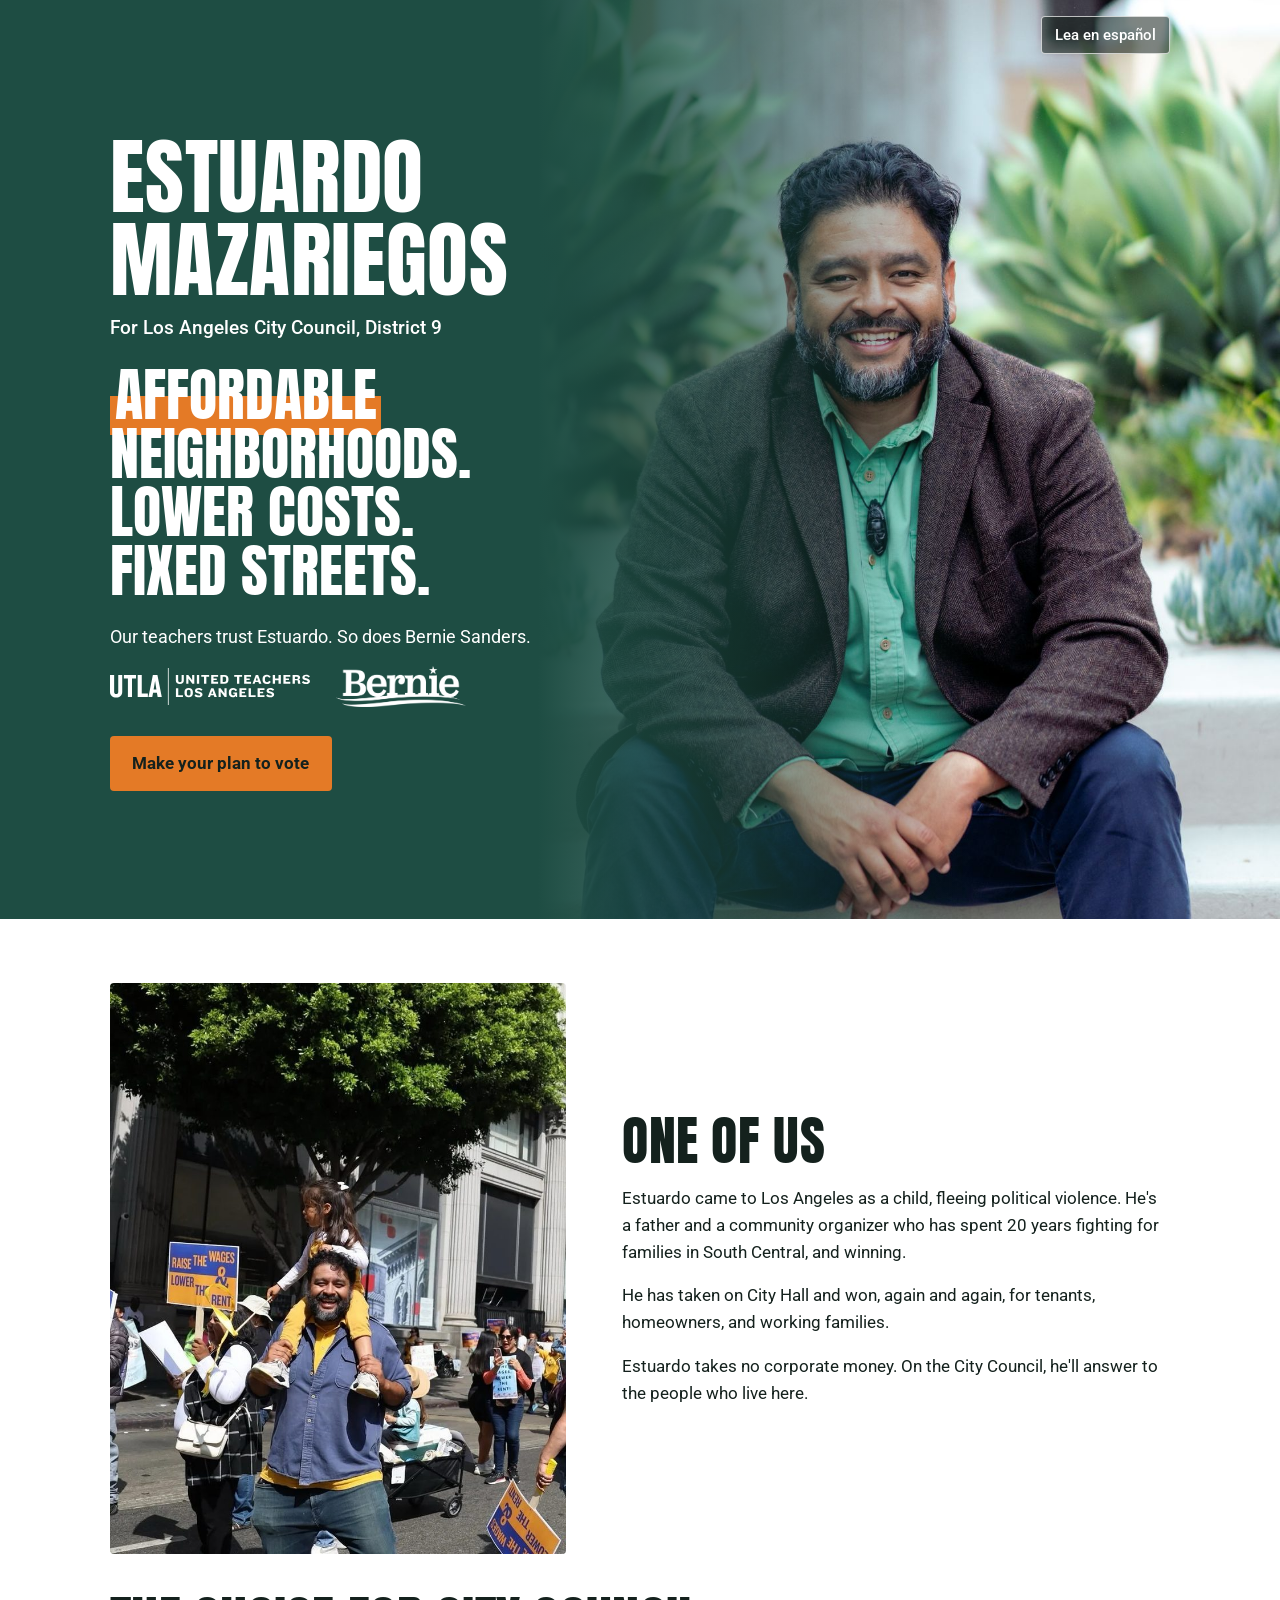
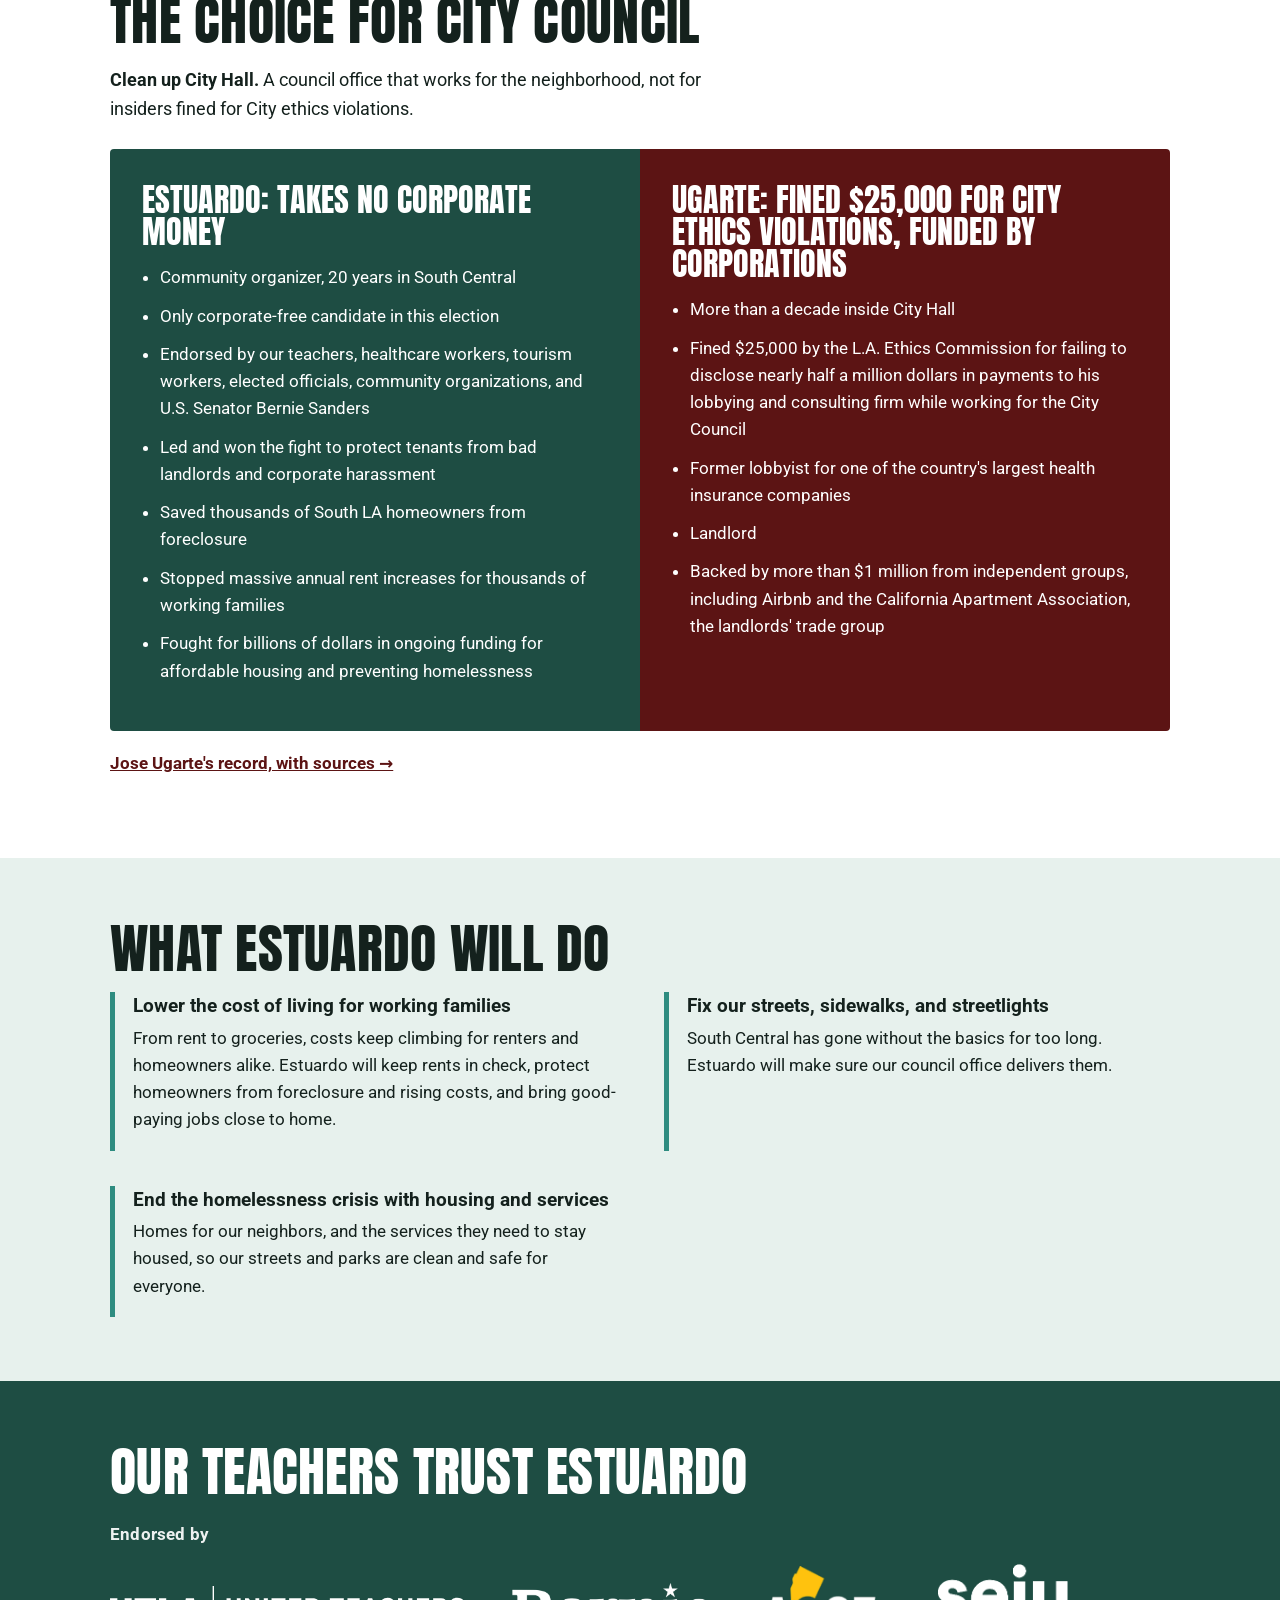
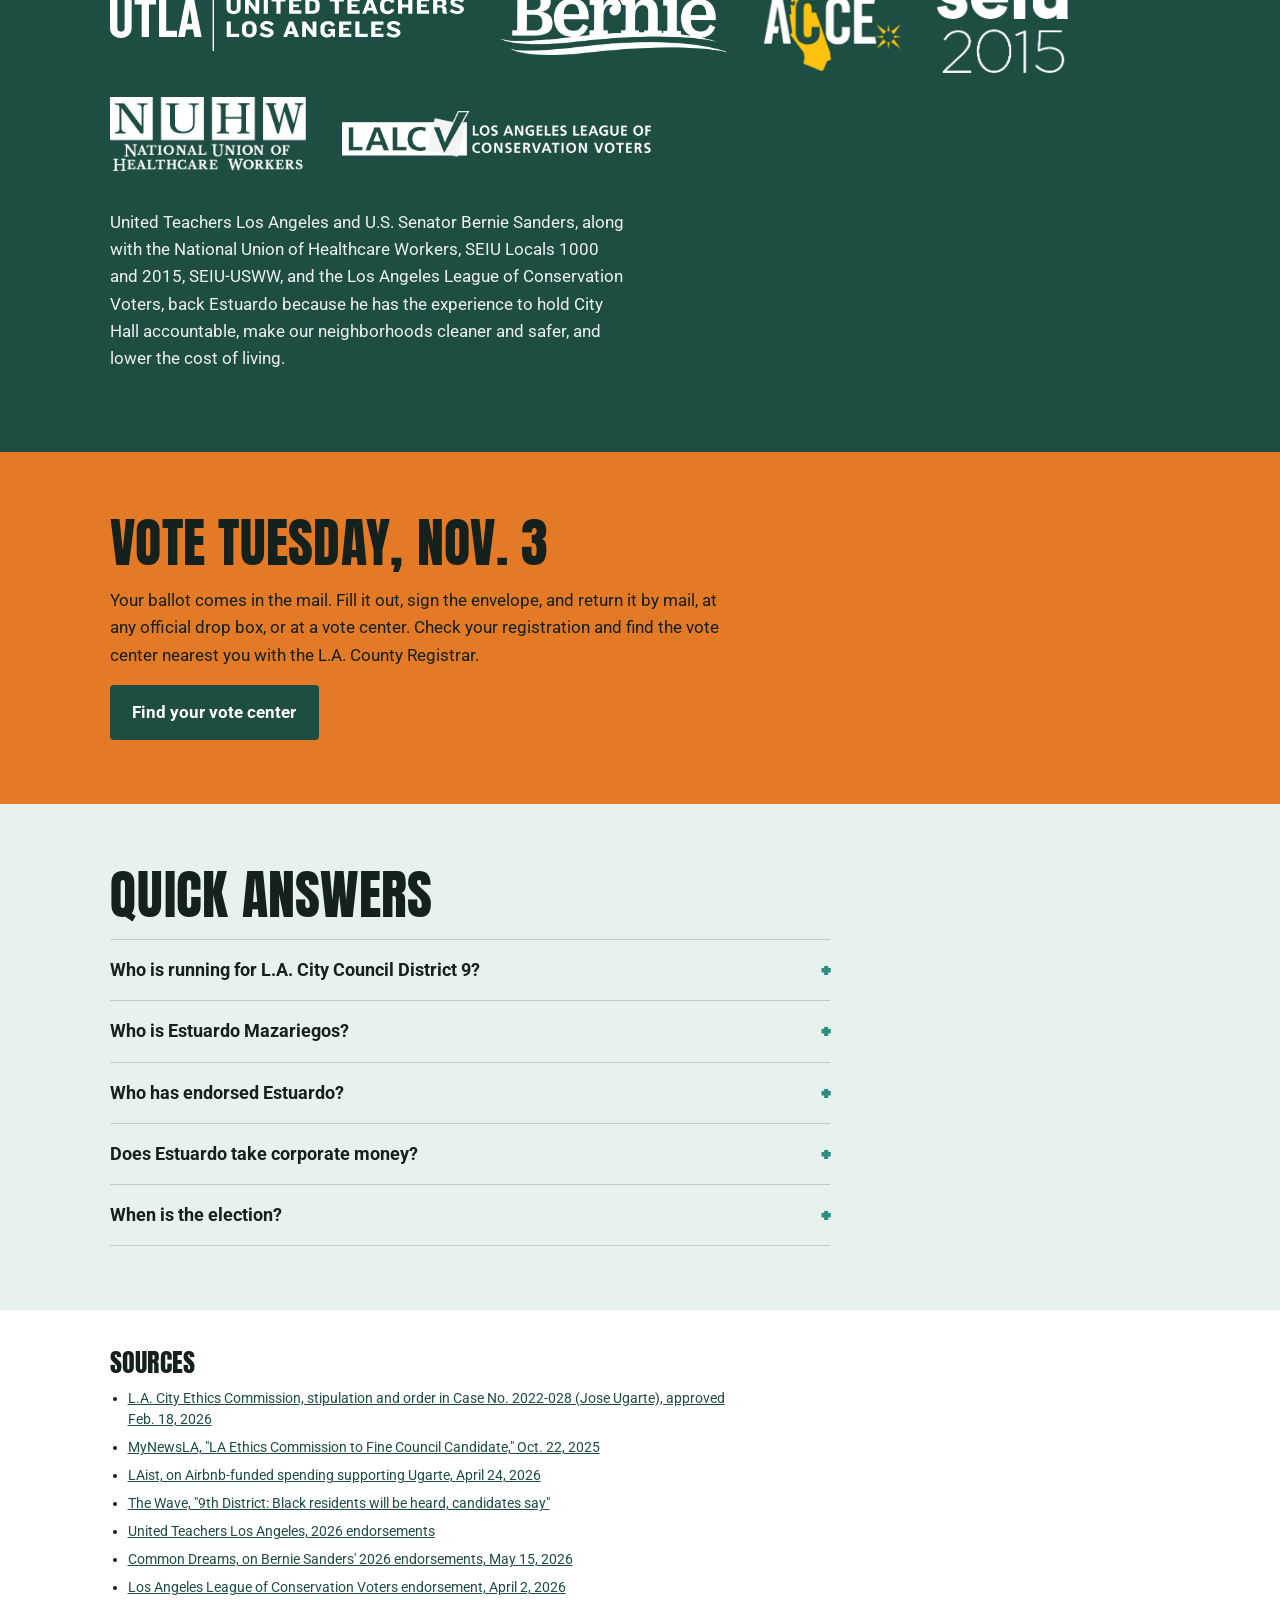
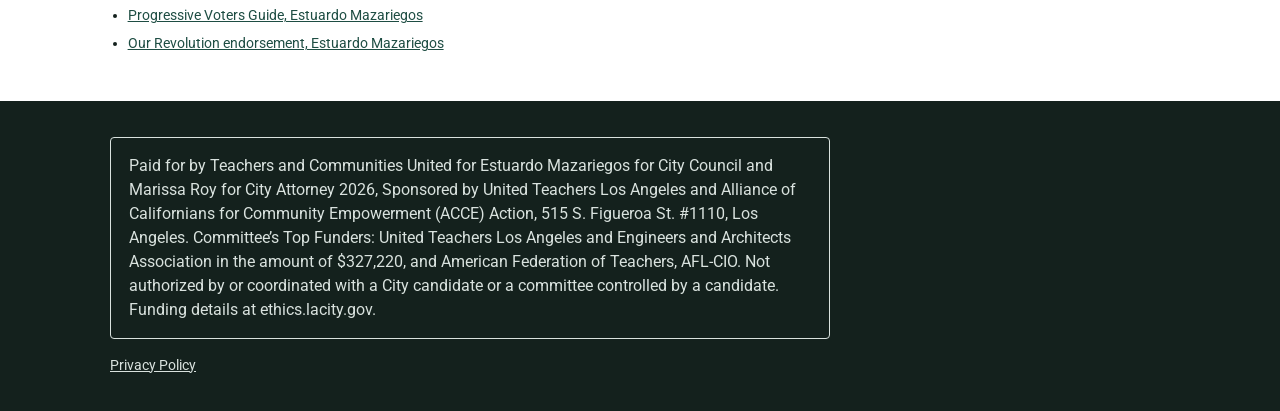
<file: index.html>
<!doctype html>
<html lang="en">
<head>
<meta charset="utf-8">
<meta name="viewport" content="width=device-width, initial-scale=1">
<meta name="robots" content="index,follow,max-snippet:-1,max-image-preview:large">
<title>Estuardo Mazariegos for L.A. City Council District 9 | Vote Nov. 3, 2026</title>
<meta name="description" content="Affordable neighborhoods. Lower costs. Fixed streets. Estuardo Mazariegos is a community organizer running for Los Angeles City Council District 9. Our teachers trust Estuardo, and so does U.S. Senator Bernie Sanders. He takes no corporate money. Vote Tuesday, Nov. 3, 2026.">
<link rel="canonical" href="https://estuardomazariegos.com/">
<link rel="alternate" hreflang="en" href="https://estuardomazariegos.com/">
<link rel="alternate" hreflang="es" href="https://estuardomazariegos.com/es/">
<link rel="alternate" hreflang="x-default" href="https://estuardomazariegos.com/">

<meta property="og:type" content="website">
<meta property="og:url" content="https://estuardomazariegos.com/">
<meta property="og:title" content="Estuardo Mazariegos for L.A. City Council District 9">
<meta property="og:description" content="Affordable neighborhoods. Lower costs. Fixed streets. Our teachers trust Estuardo. So does Bernie Sanders. Vote Nov. 3.">
<meta property="og:image" content="https://estuardomazariegos.com/images/og-share.jpg?v=20261011">
<meta property="og:locale" content="en_US">
<meta property="og:locale:alternate" content="es_US">
<meta name="twitter:card" content="summary_large_image">
<meta name="twitter:image" content="https://estuardomazariegos.com/images/og-share.jpg?v=20261011">

<link rel="preconnect" href="https://fonts.googleapis.com">
<link rel="preconnect" href="https://fonts.gstatic.com" crossorigin>
<link href="https://fonts.googleapis.com/css2?family=Anton&family=Roboto:wght@400;500;700&display=swap" rel="stylesheet">
<link rel="stylesheet" href="styles.css?v=20261015">

<script type="application/ld+json">
{
  "@context": "https://schema.org",
  "@graph": [
    {
      "@type": "FAQPage",
      "@id": "https://estuardomazariegos.com/#webpage",
      "url": "https://estuardomazariegos.com/",
      "inLanguage": "en",
      "name": "Estuardo Mazariegos for L.A. City Council District 9 | Vote Nov. 3, 2026",
      "dateModified": "2026-10-11",
      "about": {
        "@id": "https://estuardomazariegos.com/#estuardo"
      },
      "mentions": [
        {
          "@id": "https://estuardomazariegos.com/#ugarte"
        }
      ],
      "publisher": {
        "@id": "https://estuardomazariegos.com/#committee"
      },
      "primaryImageOfPage": {
        "@type": "ImageObject",
        "url": "https://estuardomazariegos.com/images/estuardo-hero.jpg"
      },
      "mainEntity": [
        {
          "@type": "Question",
          "name": "Who is running for L.A. City Council District 9?",
          "acceptedAnswer": {
            "@type": "Answer",
            "text": "Estuardo Mazariegos and Jose Ugarte are on the ballot in the general election on Tuesday, Nov. 3, 2026. The seat is open."
          }
        },
        {
          "@type": "Question",
          "name": "Who is Estuardo Mazariegos?",
          "acceptedAnswer": {
            "@type": "Answer",
            "text": "Estuardo came to Los Angeles as a child fleeing political violence. He's a father and a community organizer who has spent 20 years fighting for families in South Central. He led and won the fight to protect tenants from bad landlords and corporate harassment, and fought for ongoing funding for affordable housing and preventing homelessness."
          }
        },
        {
          "@type": "Question",
          "name": "Who has endorsed Estuardo?",
          "acceptedAnswer": {
            "@type": "Answer",
            "text": "United Teachers Los Angeles, U.S. Senator Bernie Sanders, the National Union of Healthcare Workers, SEIU Locals 1000 and 2015, SEIU-USWW, and the Los Angeles League of Conservation Voters, along with tourism workers, elected officials, and community organizations."
          }
        },
        {
          "@type": "Question",
          "name": "Does Estuardo take corporate money?",
          "acceptedAnswer": {
            "@type": "Answer",
            "text": "No. Estuardo refuses all corporate campaign contributions. He is the only corporate-free candidate in this election."
          }
        },
        {
          "@type": "Question",
          "name": "When is the election?",
          "acceptedAnswer": {
            "@type": "Answer",
            "text": "Tuesday, Nov. 3, 2026. Every registered voter in L.A. County gets a ballot in the mail. You can return it by mail, at an official drop box, or at any vote center."
          }
        }
      ],
      "citation": [
        "https://ethics.lacity.gov/pdf/agenda/2026/February/20260218-Item5-Stipulation-Ugarte.pdf",
        "https://mynewsla.com/crime/2025/10/22/ethics-commission-to-fine-la-city-council-candidate/",
        "https://laist.com/news/housing-homelessness/airbnb-claims-proposal-included-in-mayors-budget-will-bring-tax-revenue-to-la-ahead-of-olympics",
        "https://wavepublication.com/9th-district-black-residents-will-be-heard-candidates-say/",
        "https://utla.net/campaigns/2026-endorsements/",
        "https://www.commondreams.org/news/bernie-sanders-endorsement",
        "https://lalcv.org/lalcv-endorses-estuardo-mazariegos-for-los-angeles-city-council-district-9/",
        "https://www.progressivevotersguide.com/california/2026/primary/estuardo-mazariegos",
        "https://ourrevolution.com/estuardo-mazariegos-for-la-city-council-d-9/"
      ]
    },
    {
      "@type": "Person",
      "@id": "https://estuardomazariegos.com/#estuardo",
      "name": "Estuardo Mazariegos",
      "description": "Community organizer running for Los Angeles City Council District 9 in the Nov. 3, 2026 general election. Endorsed by United Teachers Los Angeles and U.S. Senator Bernie Sanders.",
      "image": "https://estuardomazariegos.com/images/estuardo-hero.jpg",
      "homeLocation": {
        "@type": "Place",
        "name": "South Los Angeles, California"
      }
    },
    {
      "@type": "Person",
      "@id": "https://estuardomazariegos.com/#ugarte",
      "name": "Jose Ugarte"
    },
    {
      "@type": "Organization",
      "@id": "https://estuardomazariegos.com/#committee",
      "name": "Teachers and Communities United for Estuardo Mazariegos for City Council and Marissa Roy for City Attorney 2026",
      "url": "https://estuardomazariegos.com/",
      "sponsor": [
        {
          "@type": "Organization",
          "name": "United Teachers Los Angeles"
        },
        {
          "@type": "Organization",
          "name": "Alliance of Californians for Community Empowerment (ACCE) Action"
        }
      ],
      "address": {
        "@type": "PostalAddress",
        "streetAddress": "515 S. Figueroa St. #1110",
        "addressLocality": "Los Angeles",
        "addressRegion": "CA",
        "postalCode": "90071",
        "addressCountry": "US"
      }
    }
  ]
}
</script>
<!-- Meta Pixel (AHG Consulting dataset) -->
<script>
!function(f,b,e,v,n,t,s){if(f.fbq)return;n=f.fbq=function(){n.callMethod?
n.callMethod.apply(n,arguments):n.queue.push(arguments)};if(!f._fbq)f._fbq=n;
n.push=n;n.loaded=!0;n.version='2.0';n.queue=[];t=b.createElement(e);t.async=!0;
t.src=v;s=b.getElementsByTagName(e)[0];s.parentNode.insertBefore(t,s)}(window,
document,'script','https://connect.facebook.net/en_US/fbevents.js');
fbq('init', '262945020759470');
fbq('track', 'PageView');
</script>
<noscript><img height="1" width="1" style="display:none" alt="" src="https://www.facebook.com/tr?id=262945020759470&ev=PageView&noscript=1"></noscript>
<!-- End Meta Pixel -->
</head>
<body>
<a class="skip" href="#main">Skip to content</a>

<header class="topbar">
  <div class="wrap"><a class="lang" href="es/" hreflang="es" lang="es">Lea en español</a></div>
</header>

<main id="main">

  <section class="hero" aria-labelledby="hero-title">
    <div class="hero-photo"><img src="images/estuardo-hero.jpg" alt="Estuardo Mazariegos, smiling, seated on front steps in a South Los Angeles garden" fetchpriority="high"></div>
    <div class="wrap hero-body">
      <h1 id="hero-title">Estuardo<br>Mazariegos</h1>
      <p class="office">For Los Angeles City Council, District 9</p>
      <p class="tagline"><span class="bar">Affordable</span> neighborhoods.<br>Lower costs.<br>Fixed streets.</p>
      <p class="endorse">Our teachers trust Estuardo. So does Bernie Sanders.</p>
      <ul class="hero-logos" aria-label="Endorsed by">
        <li><img src="images/logos/utla.svg" alt="United Teachers Los Angeles" style="--w:200px"></li>
        <li><img src="images/logos/bernie.png" alt="Bernie Sanders" style="--w:130px"></li>
      </ul>
      <a class="btn" href="#vote">Make your plan to vote</a>
    </div>
  </section>

  <section class="who" aria-labelledby="who-title">
    <div class="wrap who-grid">
      <div class="who-photo"><img src="images/estuardo-family.jpg" alt="Estuardo Mazariegos carrying his daughter on his shoulders at a community march" loading="lazy"></div>
      <div class="prose">
        <h2 id="who-title">One of us</h2>
        <p>Estuardo came to Los Angeles as a child, fleeing political violence. He's a father and a community organizer who has spent 20 years fighting for families in South Central, and winning.</p>
        <p>He has taken on City Hall and won, again and again, for tenants, homeowners, and working families.</p>
        <p>Estuardo takes no corporate money. On the City Council, he'll answer to the people who live here.</p>
      </div>
    </div>
  </section>

  <section class="choice" aria-labelledby="choice-title">
    <div class="wrap">
      <h2 id="choice-title">The choice for City Council</h2>
      <p class="choice-lead"><strong>Clean up City Hall.</strong> A council office that works for the neighborhood, not for insiders fined for City ethics violations.</p>
      <div class="choice-grid">
        <div class="choice-col col-us">
          <h3>Estuardo: takes no corporate money</h3>
          <ul>
            <li>Community organizer, 20 years in South Central</li>
            <li>Only corporate-free candidate in this election</li>
            <li>Endorsed by our teachers, healthcare workers, tourism workers, elected officials, community organizations, and U.S. Senator Bernie Sanders</li>
            <li>Led and won the fight to protect tenants from bad landlords and corporate harassment</li>
            <li>Saved thousands of South LA homeowners from foreclosure</li>
            <li>Stopped massive annual rent increases for thousands of working families</li>
            <li>Fought for billions of dollars in ongoing funding for affordable housing and preventing homelessness</li>
          </ul>
        </div>
        <div class="choice-col col-them">
          <h3>Ugarte: fined $25,000 for city ethics violations, funded by corporations</h3>
          <ul>
            <li>More than a decade inside City Hall</li>
            <li>Fined $25,000 by the L.A. Ethics Commission for failing to disclose nearly half a million dollars in payments to his lobbying and consulting firm while working for the City Council</li>
            <li>Former lobbyist for one of the country's largest health insurance companies</li>
            <li>Landlord</li>
            <li>Backed by more than $1 million from independent groups, including Airbnb and the California Apartment Association, the landlords' trade group</li>
          </ul>
        </div>
      </div>
      <p class="record-link"><a href="jose-ugarte/">Jose Ugarte&#39;s record, with sources &rarr;</a></p>
    </div>
  </section>

  <section class="plan" aria-labelledby="plan-title">
    <div class="wrap">
      <h2 id="plan-title">What Estuardo will do</h2>
      <ul class="plan-list">
        <li>
          <h3>Lower the cost of living for working families</h3>
          <p>From rent to groceries, costs keep climbing for renters and homeowners alike. Estuardo will keep rents in check, protect homeowners from foreclosure and rising costs, and bring good-paying jobs close to home.</p>
        </li>
        <li>
          <h3>Fix our streets, sidewalks, and streetlights</h3>
          <p>South Central has gone without the basics for too long. Estuardo will make sure our council office delivers them.</p>
        </li>
        <li>
          <h3>End the homelessness crisis with housing and services</h3>
          <p>Homes for our neighbors, and the services they need to stay housed, so our streets and parks are clean and safe for everyone.</p>
        </li>
      </ul>
    </div>
  </section>

  <section class="backers" aria-labelledby="backers-title">
    <div class="wrap">
      <h2 id="backers-title">Our teachers trust Estuardo</h2>
      <p class="endorsed-label">Endorsed by</p>
      <ul class="logos">
        <li><img src="images/logos/utla.svg" alt="United Teachers Los Angeles" style="--w:295px" loading="lazy"></li>
        <li><img src="images/logos/bernie.png" alt="Bernie Sanders" style="--w:190px" loading="lazy"></li>
        <li><img src="images/logos/acce.png" alt="Alliance of Californians for Community Empowerment (ACCE)" style="--w:114px" loading="lazy"></li>
        <li><img src="images/logos/seiu2015.png" alt="SEIU Local 2015" style="--w:109px" loading="lazy"></li>
        <li><img src="images/logos/nuhw.png" alt="National Union of Healthcare Workers" style="--w:163px" loading="lazy"></li>
        <li><img src="images/logos/lalcv.png" alt="Los Angeles League of Conservation Voters" style="--w:258px" loading="lazy"></li>
      </ul>
      <p>United Teachers Los Angeles and U.S. Senator Bernie Sanders, along with the National Union of Healthcare Workers, SEIU Locals 1000 and 2015, SEIU-USWW, and the Los Angeles League of Conservation Voters, back Estuardo because he has the experience to hold City Hall accountable, make our neighborhoods cleaner and safer, and lower the cost of living.</p>
    </div>
  </section>

  <section class="vote" id="vote" aria-labelledby="vote-title">
    <div class="wrap"><div class="prose">
      <h2 id="vote-title">Vote Tuesday, Nov. 3</h2>
      <p>Your ballot comes in the mail. Fill it out, sign the envelope, and return it by mail, at any official drop box, or at a vote center. Check your registration and find the vote center nearest you with the L.A. County Registrar.</p>
      <a class="btn" href="https://lavote.gov" rel="noopener">Find your vote center</a>
    </div></div>
  </section>

  <section class="faq" aria-labelledby="faq-title">
    <div class="wrap">
      <h2 id="faq-title">Quick answers</h2>
      <details>
        <summary>Who is running for L.A. City Council District 9?</summary>
        <p>Estuardo Mazariegos and Jose Ugarte are on the ballot in the general election on Tuesday, Nov. 3, 2026. The seat is open.</p>
      </details>
      <details>
        <summary>Who is Estuardo Mazariegos?</summary>
        <p>Estuardo came to Los Angeles as a child fleeing political violence. He's a father and a community organizer who has spent 20 years fighting for families in South Central. He led and won the fight to protect tenants from bad landlords and corporate harassment, and fought for ongoing funding for affordable housing and preventing homelessness.</p>
      </details>
      <details>
        <summary>Who has endorsed Estuardo?</summary>
        <p>United Teachers Los Angeles, U.S. Senator Bernie Sanders, the National Union of Healthcare Workers, SEIU Locals 1000 and 2015, SEIU-USWW, and the Los Angeles League of Conservation Voters, along with tourism workers, elected officials, and community organizations.</p>
      </details>
      <details>
        <summary>Does Estuardo take corporate money?</summary>
        <p>No. Estuardo refuses all corporate campaign contributions. He is the only corporate-free candidate in this election.</p>
      </details>
      <details>
        <summary>When is the election?</summary>
        <p>Tuesday, Nov. 3, 2026. Every registered voter in L.A. County gets a ballot in the mail. You can return it by mail, at an official drop box, or at any vote center.</p>
      </details>
    </div>
  </section>

  <section class="sources" aria-labelledby="sources-title">
    <div class="wrap">
      <h2 id="sources-title">Sources</h2>
      <ul>
        <li><a href="https://ethics.lacity.gov/pdf/agenda/2026/February/20260218-Item5-Stipulation-Ugarte.pdf" rel="noopener">L.A. City Ethics Commission, stipulation and order in Case No. 2022-028 (Jose Ugarte), approved Feb. 18, 2026</a></li>
        <li><a href="https://mynewsla.com/crime/2025/10/22/ethics-commission-to-fine-la-city-council-candidate/" rel="noopener">MyNewsLA, "LA Ethics Commission to Fine Council Candidate," Oct. 22, 2025</a></li>
        <li><a href="https://laist.com/news/housing-homelessness/airbnb-claims-proposal-included-in-mayors-budget-will-bring-tax-revenue-to-la-ahead-of-olympics" rel="noopener">LAist, on Airbnb-funded spending supporting Ugarte, April 24, 2026</a></li>
        <li><a href="https://wavepublication.com/9th-district-black-residents-will-be-heard-candidates-say/" rel="noopener">The Wave, "9th District: Black residents will be heard, candidates say"</a></li>
        <li><a href="https://utla.net/campaigns/2026-endorsements/" rel="noopener">United Teachers Los Angeles, 2026 endorsements</a></li>
        <li><a href="https://www.commondreams.org/news/bernie-sanders-endorsement" rel="noopener">Common Dreams, on Bernie Sanders' 2026 endorsements, May 15, 2026</a></li>
        <li><a href="https://lalcv.org/lalcv-endorses-estuardo-mazariegos-for-los-angeles-city-council-district-9/" rel="noopener">Los Angeles League of Conservation Voters endorsement, April 2, 2026</a></li>
        <li><a href="https://www.progressivevotersguide.com/california/2026/primary/estuardo-mazariegos" rel="noopener">Progressive Voters Guide, Estuardo Mazariegos</a></li>
        <li><a href="https://ourrevolution.com/estuardo-mazariegos-for-la-city-council-d-9/" rel="noopener">Our Revolution endorsement, Estuardo Mazariegos</a></li>
      </ul>
    </div>
  </section>

</main>

<footer>
  <div class="wrap">
    <div class="disclosure">
      <p>Paid for by Teachers and Communities United for Estuardo Mazariegos for City Council and Marissa Roy for City Attorney 2026, Sponsored by United Teachers Los Angeles and Alliance of Californians for Community Empowerment (ACCE) Action, 515 S. Figueroa St. #1110, Los Angeles. Committee’s Top Funders: United Teachers Los Angeles and Engineers and Architects Association in the amount of $327,220, and American Federation of Teachers, AFL-CIO. Not authorized by or coordinated with a City candidate or a committee controlled by a candidate. Funding details at ethics.lacity.gov.</p>
    </div>
    <p class="legal"><a href="https://www.acceaction.org/privacy" rel="noopener">Privacy Policy</a></p>
  </div>
</footer>

<script>
  // Count the full address, including ?src= tags from print and QR codes.
  // (GoatCounter otherwise records the canonical URL and drops the tag.)
  window.goatcounter = { path: function() { return location.pathname + location.search || '/'; } };
</script>
<script data-goatcounter="https://estuardomazariegos.goatcounter.com/count"
        async src="//gc.zgo.at/count.js"></script>
</body>
</html>
</file>
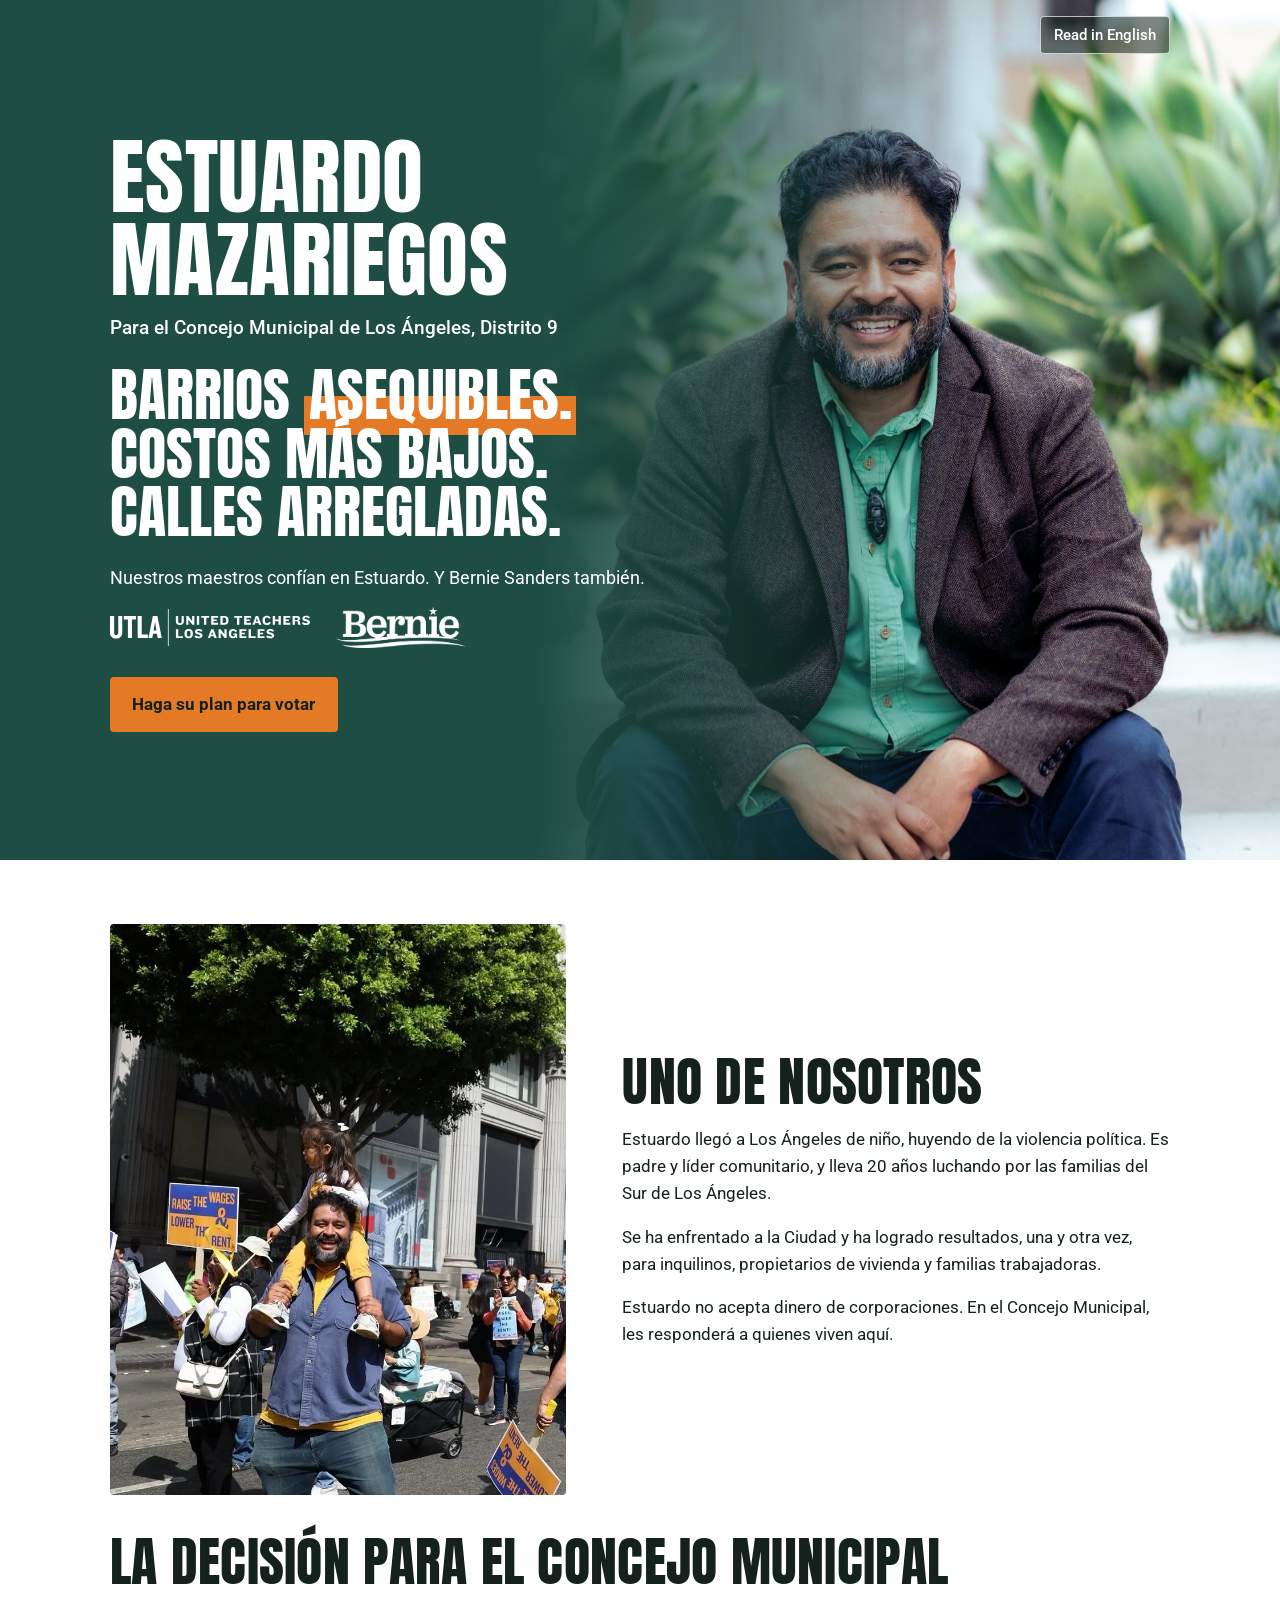
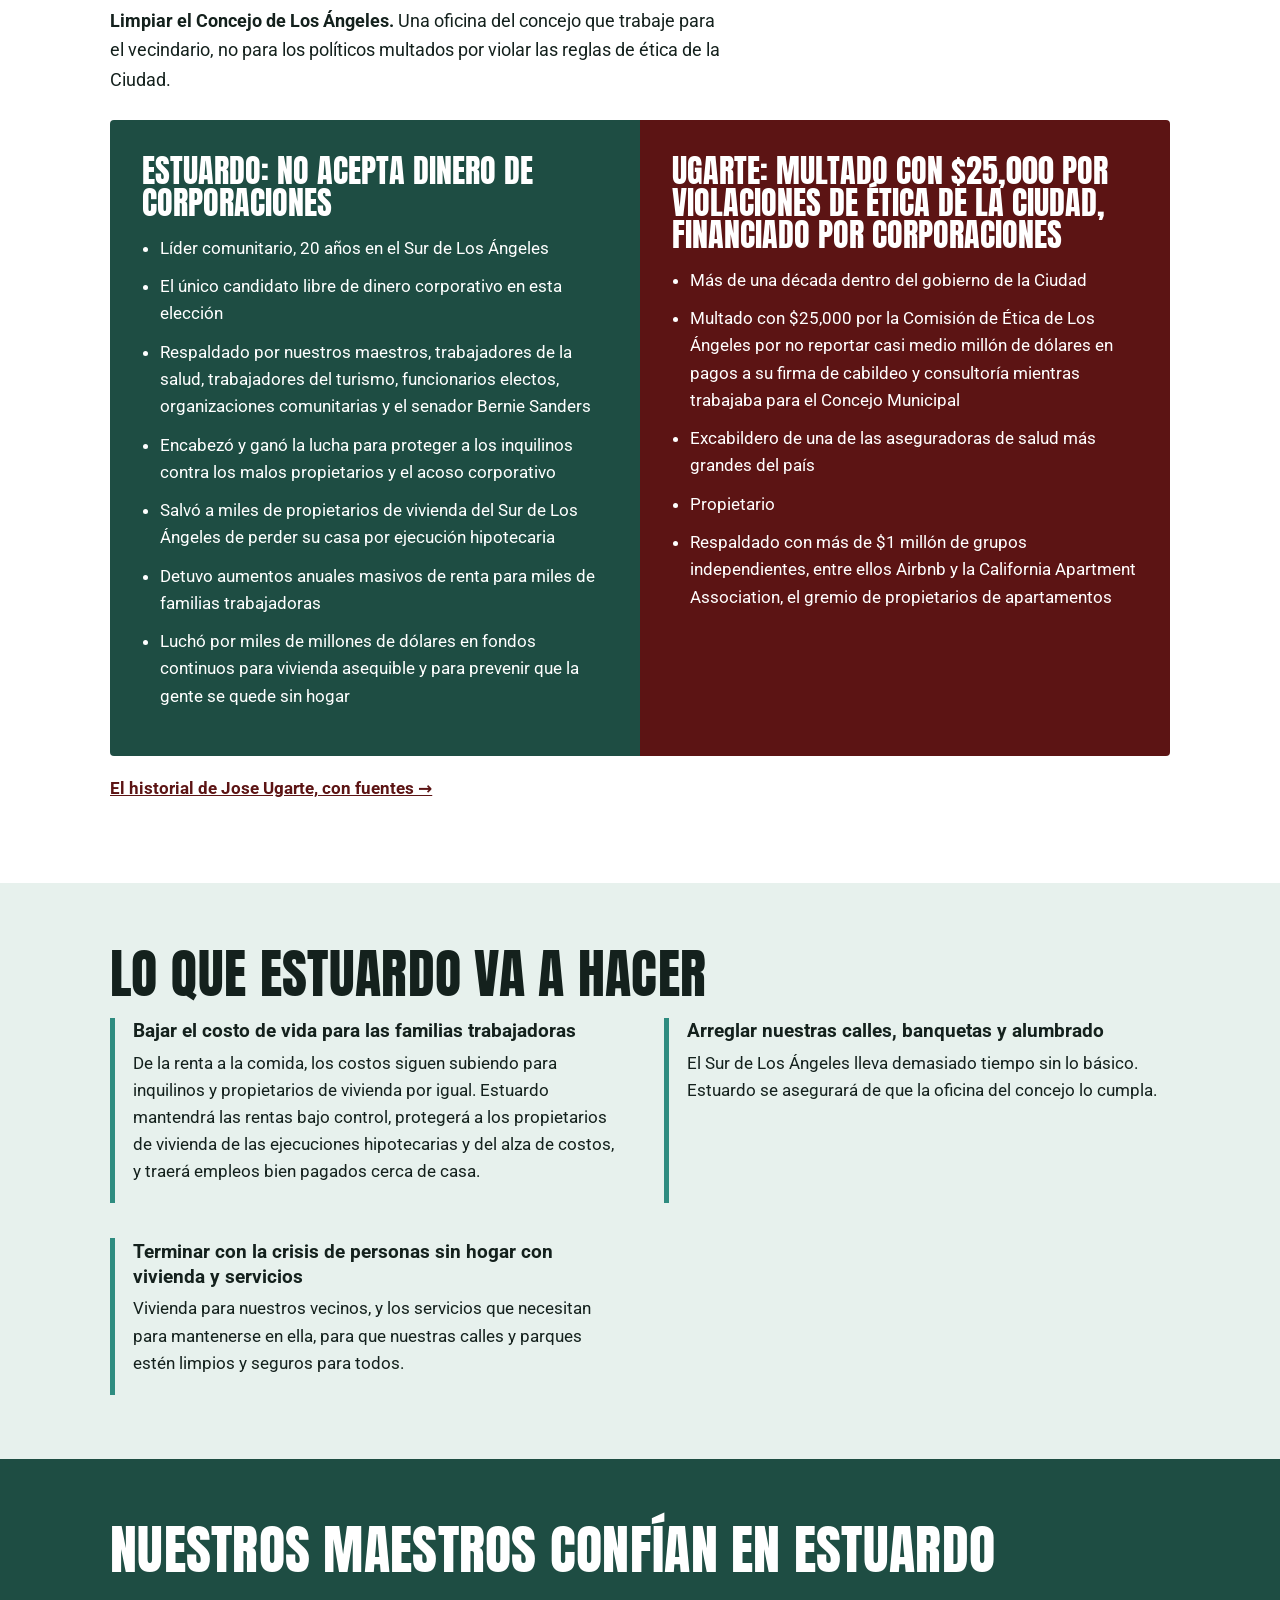
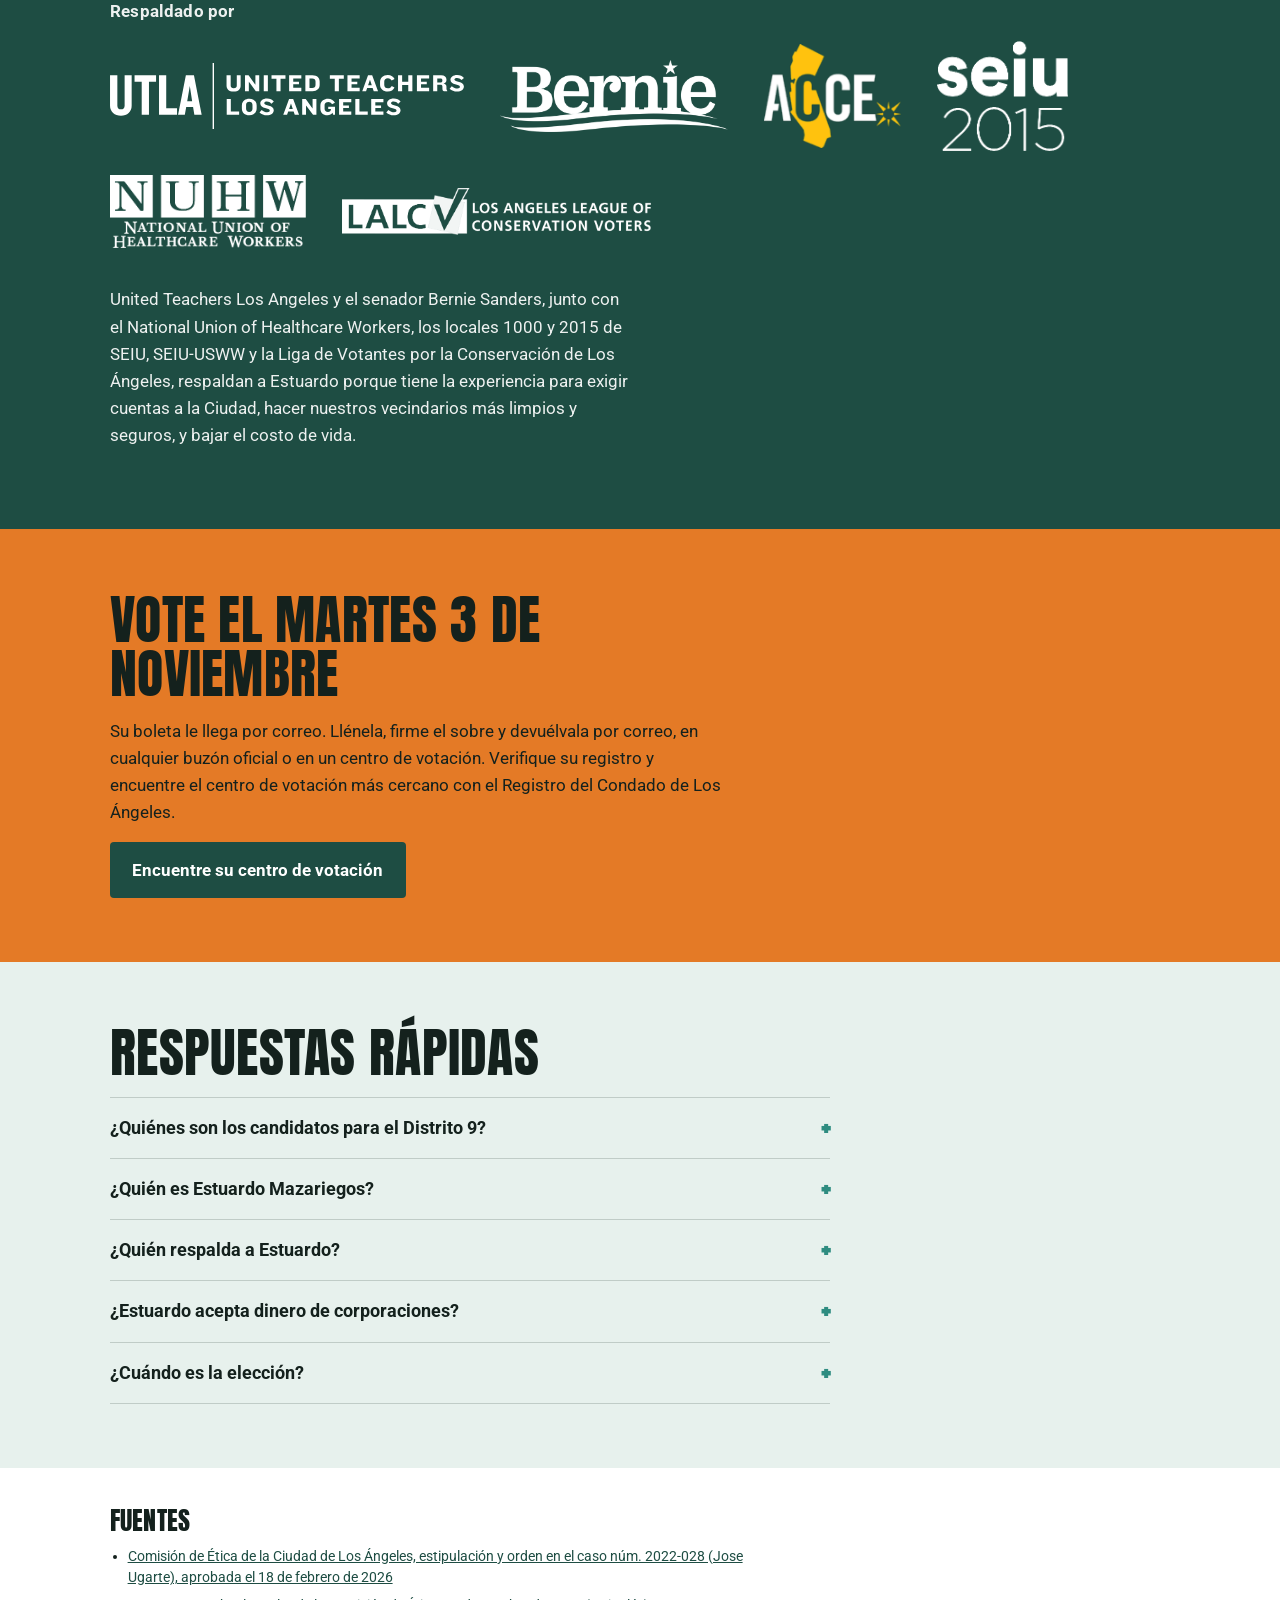
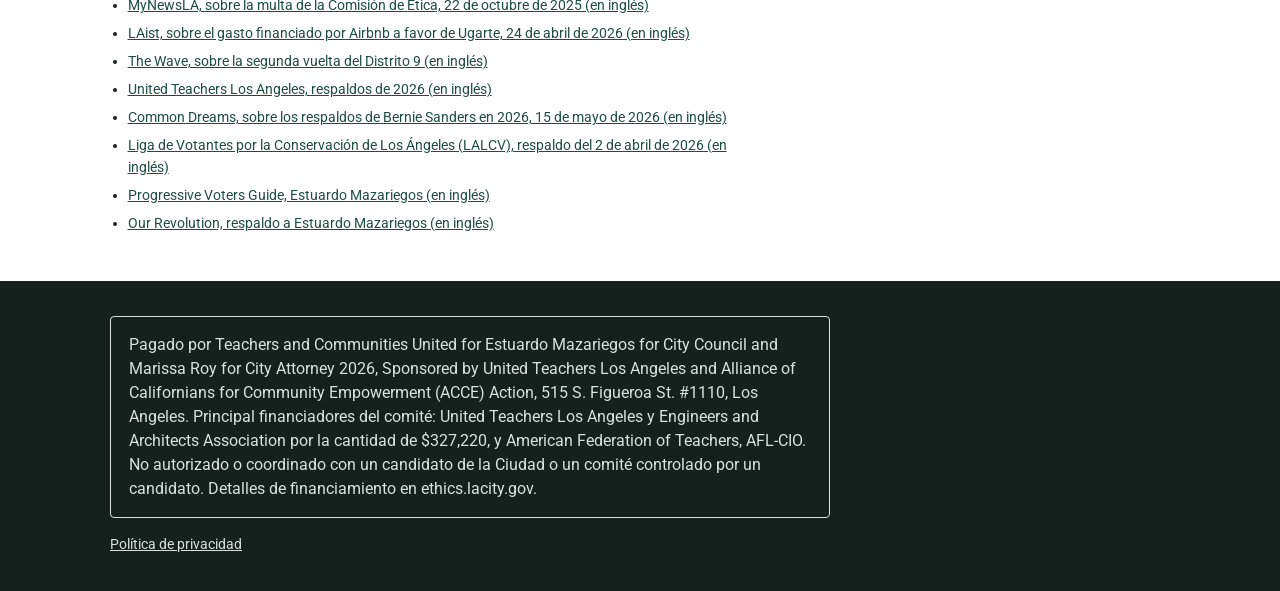
<file: es/index.html>
<!doctype html>
<html lang="es">
<head>
<meta charset="utf-8">
<meta name="viewport" content="width=device-width, initial-scale=1">
<meta name="robots" content="index,follow,max-snippet:-1,max-image-preview:large">
<title>Estuardo Mazariegos para el Concejo Municipal de Los Ángeles, Distrito 9 | Vote el 3 de noviembre de 2026</title>
<meta name="description" content="Barrios asequibles. Costos más bajos. Calles arregladas. Estuardo Mazariegos es un líder comunitario y candidato al Concejo Municipal de Los Ángeles, Distrito 9. Respaldado por United Teachers Los Angeles y el senador Bernie Sanders. No acepta dinero de corporaciones. Vote el martes 3 de noviembre de 2026.">
<link rel="canonical" href="https://estuardomazariegos.com/es/">
<link rel="alternate" hreflang="en" href="https://estuardomazariegos.com/">
<link rel="alternate" hreflang="es" href="https://estuardomazariegos.com/es/">
<link rel="alternate" hreflang="x-default" href="https://estuardomazariegos.com/">

<meta property="og:type" content="website">
<meta property="og:url" content="https://estuardomazariegos.com/es/">
<meta property="og:title" content="Estuardo Mazariegos para el Concejo Municipal, Distrito 9">
<meta property="og:description" content="Barrios asequibles. Costos más bajos. Calles arregladas. Nuestros maestros confían en Estuardo. Y Bernie Sanders también. Vote el 3 de noviembre.">
<meta property="og:image" content="https://estuardomazariegos.com/images/og-share-es.jpg?v=20261011">
<meta property="og:locale" content="es_US">
<meta property="og:locale:alternate" content="en_US">
<meta name="twitter:card" content="summary_large_image">
<meta name="twitter:image" content="https://estuardomazariegos.com/images/og-share-es.jpg?v=20261011">

<link rel="preconnect" href="https://fonts.googleapis.com">
<link rel="preconnect" href="https://fonts.gstatic.com" crossorigin>
<link href="https://fonts.googleapis.com/css2?family=Anton&family=Roboto:wght@400;500;700&display=swap" rel="stylesheet">
<link rel="stylesheet" href="../styles.css?v=20261015">

<script type="application/ld+json">
{
  "@context": "https://schema.org",
  "@graph": [
    {
      "@type": "FAQPage",
      "@id": "https://estuardomazariegos.com/es/#webpage",
      "url": "https://estuardomazariegos.com/es/",
      "inLanguage": "es",
      "name": "Estuardo Mazariegos para el Concejo Municipal de Los Ángeles, Distrito 9 | Vote el 3 de noviembre de 2026",
      "dateModified": "2026-10-11",
      "about": {
        "@id": "https://estuardomazariegos.com/#estuardo"
      },
      "mentions": [
        {
          "@id": "https://estuardomazariegos.com/#ugarte"
        }
      ],
      "publisher": {
        "@id": "https://estuardomazariegos.com/#committee"
      },
      "primaryImageOfPage": {
        "@type": "ImageObject",
        "url": "https://estuardomazariegos.com/images/estuardo-hero.jpg"
      },
      "mainEntity": [
        {
          "@type": "Question",
          "name": "¿Quiénes son los candidatos para el Distrito 9?",
          "acceptedAnswer": {
            "@type": "Answer",
            "text": "Estuardo Mazariegos y Jose Ugarte aparecen en la boleta de la elección general del martes 3 de noviembre de 2026. El puesto está abierto."
          }
        },
        {
          "@type": "Question",
          "name": "¿Quién es Estuardo Mazariegos?",
          "acceptedAnswer": {
            "@type": "Answer",
            "text": "Estuardo llegó a Los Ángeles de niño, huyendo de la violencia política. Es padre y líder comunitario, y lleva 20 años luchando por las familias del Sur de Los Ángeles. Encabezó y ganó la lucha para proteger a los inquilinos contra los malos propietarios y el acoso corporativo, y luchó por fondos continuos para vivienda asequible y para prevenir que la gente se quede sin hogar."
          }
        },
        {
          "@type": "Question",
          "name": "¿Quién respalda a Estuardo?",
          "acceptedAnswer": {
            "@type": "Answer",
            "text": "United Teachers Los Angeles, el senador Bernie Sanders, el National Union of Healthcare Workers, los locales 1000 y 2015 de SEIU, SEIU-USWW y la Liga de Votantes por la Conservación de Los Ángeles, junto con trabajadores del turismo, funcionarios electos y organizaciones comunitarias."
          }
        },
        {
          "@type": "Question",
          "name": "¿Estuardo acepta dinero de corporaciones?",
          "acceptedAnswer": {
            "@type": "Answer",
            "text": "No. Estuardo rechaza todas las contribuciones de campaña de corporaciones. Es el único candidato libre de dinero corporativo en esta elección."
          }
        },
        {
          "@type": "Question",
          "name": "¿Cuándo es la elección?",
          "acceptedAnswer": {
            "@type": "Answer",
            "text": "El martes 3 de noviembre de 2026. Todos los votantes registrados en el Condado de Los Ángeles reciben su boleta por correo. Puede devolverla por correo, en un buzón oficial o en cualquier centro de votación."
          }
        }
      ],
      "citation": [
        "https://ethics.lacity.gov/pdf/agenda/2026/February/20260218-Item5-Stipulation-Ugarte.pdf",
        "https://mynewsla.com/crime/2025/10/22/ethics-commission-to-fine-la-city-council-candidate/",
        "https://laist.com/news/housing-homelessness/airbnb-claims-proposal-included-in-mayors-budget-will-bring-tax-revenue-to-la-ahead-of-olympics",
        "https://wavepublication.com/9th-district-black-residents-will-be-heard-candidates-say/",
        "https://utla.net/campaigns/2026-endorsements/",
        "https://www.commondreams.org/news/bernie-sanders-endorsement",
        "https://lalcv.org/lalcv-endorses-estuardo-mazariegos-for-los-angeles-city-council-district-9/",
        "https://www.progressivevotersguide.com/california/2026/primary/estuardo-mazariegos",
        "https://ourrevolution.com/estuardo-mazariegos-for-la-city-council-d-9/"
      ]
    },
    {
      "@type": "Person",
      "@id": "https://estuardomazariegos.com/#estuardo",
      "name": "Estuardo Mazariegos",
      "description": "Líder comunitario y candidato al Concejo Municipal de Los Ángeles, Distrito 9, en la elección general del 3 de noviembre de 2026. Respaldado por United Teachers Los Angeles y el senador Bernie Sanders.",
      "image": "https://estuardomazariegos.com/images/estuardo-hero.jpg",
      "homeLocation": {
        "@type": "Place",
        "name": "South Los Angeles, California"
      }
    },
    {
      "@type": "Person",
      "@id": "https://estuardomazariegos.com/#ugarte",
      "name": "Jose Ugarte"
    },
    {
      "@type": "Organization",
      "@id": "https://estuardomazariegos.com/#committee",
      "name": "Teachers and Communities United for Estuardo Mazariegos for City Council and Marissa Roy for City Attorney 2026",
      "url": "https://estuardomazariegos.com/",
      "sponsor": [
        {
          "@type": "Organization",
          "name": "United Teachers Los Angeles"
        },
        {
          "@type": "Organization",
          "name": "Alliance of Californians for Community Empowerment (ACCE) Action"
        }
      ],
      "address": {
        "@type": "PostalAddress",
        "streetAddress": "515 S. Figueroa St. #1110",
        "addressLocality": "Los Angeles",
        "addressRegion": "CA",
        "postalCode": "90071",
        "addressCountry": "US"
      }
    }
  ]
}
</script>
<!-- Meta Pixel (AHG Consulting dataset) -->
<script>
!function(f,b,e,v,n,t,s){if(f.fbq)return;n=f.fbq=function(){n.callMethod?
n.callMethod.apply(n,arguments):n.queue.push(arguments)};if(!f._fbq)f._fbq=n;
n.push=n;n.loaded=!0;n.version='2.0';n.queue=[];t=b.createElement(e);t.async=!0;
t.src=v;s=b.getElementsByTagName(e)[0];s.parentNode.insertBefore(t,s)}(window,
document,'script','https://connect.facebook.net/en_US/fbevents.js');
fbq('init', '262945020759470');
fbq('track', 'PageView');
</script>
<noscript><img height="1" width="1" style="display:none" alt="" src="https://www.facebook.com/tr?id=262945020759470&ev=PageView&noscript=1"></noscript>
<!-- End Meta Pixel -->
</head>
<body>
<a class="skip" href="#main">Ir al contenido</a>

<header class="topbar">
  <div class="wrap"><a class="lang" href="../" hreflang="en" lang="en">Read in English</a></div>
</header>

<main id="main">

  <section class="hero" aria-labelledby="hero-title">
    <div class="hero-photo"><img src="../images/estuardo-hero.jpg" alt="Estuardo Mazariegos sonriendo, sentado en unas escaleras en un jardín del Sur de Los Ángeles" fetchpriority="high"></div>
    <div class="wrap hero-body">
      <h1 id="hero-title">Estuardo<br>Mazariegos</h1>
      <p class="office">Para el Concejo Municipal de Los Ángeles, Distrito 9</p>
      <p class="tagline">Barrios <span class="bar">asequibles.</span><br>Costos más bajos.<br>Calles arregladas.</p>
      <p class="endorse">Nuestros maestros confían en Estuardo. Y Bernie Sanders también.</p>
      <ul class="hero-logos" aria-label="Respaldado por">
        <li><img src="../images/logos/utla.svg" alt="United Teachers Los Angeles" style="--w:200px"></li>
        <li><img src="../images/logos/bernie.png" alt="Bernie Sanders" style="--w:130px"></li>
      </ul>
      <a class="btn" href="#vote">Haga su plan para votar</a>
    </div>
  </section>

  <section class="who" aria-labelledby="who-title">
    <div class="wrap who-grid">
      <div class="who-photo"><img src="../images/estuardo-family.jpg" alt="Estuardo Mazariegos cargando a su hija en los hombros durante una marcha comunitaria" loading="lazy"></div>
      <div class="prose">
        <h2 id="who-title">Uno de nosotros</h2>
        <p>Estuardo llegó a Los Ángeles de niño, huyendo de la violencia política. Es padre y líder comunitario, y lleva 20 años luchando por las familias del Sur de Los Ángeles.</p>
        <p>Se ha enfrentado a la Ciudad y ha logrado resultados, una y otra vez, para inquilinos, propietarios de vivienda y familias trabajadoras.</p>
        <p>Estuardo no acepta dinero de corporaciones. En el Concejo Municipal, les responderá a quienes viven aquí.</p>
      </div>
    </div>
  </section>

  <section class="choice" aria-labelledby="choice-title">
    <div class="wrap">
      <h2 id="choice-title">La decisión para el Concejo Municipal</h2>
      <p class="choice-lead"><strong>Limpiar el Concejo de Los Ángeles.</strong> Una oficina del concejo que trabaje para el vecindario, no para los políticos multados por violar las reglas de ética de la Ciudad.</p>
      <div class="choice-grid">
        <div class="choice-col col-us">
          <h3>Estuardo: no acepta dinero de corporaciones</h3>
          <ul>
            <li>Líder comunitario, 20 años en el Sur de Los Ángeles</li>
            <li>El único candidato libre de dinero corporativo en esta elección</li>
            <li>Respaldado por nuestros maestros, trabajadores de la salud, trabajadores del turismo, funcionarios electos, organizaciones comunitarias y el senador Bernie Sanders</li>
            <li>Encabezó y ganó la lucha para proteger a los inquilinos contra los malos propietarios y el acoso corporativo</li>
            <li>Salvó a miles de propietarios de vivienda del Sur de Los Ángeles de perder su casa por ejecución hipotecaria</li>
            <li>Detuvo aumentos anuales masivos de renta para miles de familias trabajadoras</li>
            <li>Luchó por miles de millones de dólares en fondos continuos para vivienda asequible y para prevenir que la gente se quede sin hogar</li>
          </ul>
        </div>
        <div class="choice-col col-them">
          <h3>Ugarte: multado con $25,000 por violaciones de ética de la ciudad, financiado por corporaciones</h3>
          <ul>
            <li>Más de una década dentro del gobierno de la Ciudad</li>
            <li>Multado con $25,000 por la Comisión de Ética de Los Ángeles por no reportar casi medio millón de dólares en pagos a su firma de cabildeo y consultoría mientras trabajaba para el Concejo Municipal</li>
            <li>Excabildero de una de las aseguradoras de salud más grandes del país</li>
            <li>Propietario</li>
            <li>Respaldado con más de $1 millón de grupos independientes, entre ellos Airbnb y la California Apartment Association, el gremio de propietarios de apartamentos</li>
          </ul>
        </div>
      </div>
      <p class="record-link"><a href="jose-ugarte/">El historial de Jose Ugarte, con fuentes &rarr;</a></p>
    </div>
  </section>

  <section class="plan" aria-labelledby="plan-title">
    <div class="wrap">
      <h2 id="plan-title">Lo que Estuardo va a hacer</h2>
      <ul class="plan-list">
        <li>
          <h3>Bajar el costo de vida para las familias trabajadoras</h3>
          <p>De la renta a la comida, los costos siguen subiendo para inquilinos y propietarios de vivienda por igual. Estuardo mantendrá las rentas bajo control, protegerá a los propietarios de vivienda de las ejecuciones hipotecarias y del alza de costos, y traerá empleos bien pagados cerca de casa.</p>
        </li>
        <li>
          <h3>Arreglar nuestras calles, banquetas y alumbrado</h3>
          <p>El Sur de Los Ángeles lleva demasiado tiempo sin lo básico. Estuardo se asegurará de que la oficina del concejo lo cumpla.</p>
        </li>
        <li>
          <h3>Terminar con la crisis de personas sin hogar con vivienda y servicios</h3>
          <p>Vivienda para nuestros vecinos, y los servicios que necesitan para mantenerse en ella, para que nuestras calles y parques estén limpios y seguros para todos.</p>
        </li>
      </ul>
    </div>
  </section>

  <section class="backers" aria-labelledby="backers-title">
    <div class="wrap">
      <h2 id="backers-title">Nuestros maestros confían en Estuardo</h2>
      <p class="endorsed-label">Respaldado por</p>
      <ul class="logos">
        <li><img src="../images/logos/utla.svg" alt="United Teachers Los Angeles" style="--w:295px" loading="lazy"></li>
        <li><img src="../images/logos/bernie.png" alt="Bernie Sanders" style="--w:190px" loading="lazy"></li>
        <li><img src="../images/logos/acce.png" alt="Alianza de Californianos para el Empoderamiento Comunitario (ACCE)" style="--w:114px" loading="lazy"></li>
        <li><img src="../images/logos/seiu2015.png" alt="SEIU Local 2015" style="--w:109px" loading="lazy"></li>
        <li><img src="../images/logos/nuhw.png" alt="National Union of Healthcare Workers" style="--w:163px" loading="lazy"></li>
        <li><img src="../images/logos/lalcv.png" alt="Liga de Votantes por la Conservación de Los Ángeles" style="--w:258px" loading="lazy"></li>
      </ul>
      <p>United Teachers Los Angeles y el senador Bernie Sanders, junto con el National Union of Healthcare Workers, los locales 1000 y 2015 de SEIU, SEIU-USWW y la Liga de Votantes por la Conservación de Los Ángeles, respaldan a Estuardo porque tiene la experiencia para exigir cuentas a la Ciudad, hacer nuestros vecindarios más limpios y seguros, y bajar el costo de vida.</p>
    </div>
  </section>

  <section class="vote" id="vote" aria-labelledby="vote-title">
    <div class="wrap"><div class="prose">
      <h2 id="vote-title">Vote el martes 3 de noviembre</h2>
      <p>Su boleta le llega por correo. Llénela, firme el sobre y devuélvala por correo, en cualquier buzón oficial o en un centro de votación. Verifique su registro y encuentre el centro de votación más cercano con el Registro del Condado de Los Ángeles.</p>
      <a class="btn" href="https://lavote.gov" rel="noopener">Encuentre su centro de votación</a>
    </div></div>
  </section>

  <section class="faq" aria-labelledby="faq-title">
    <div class="wrap">
      <h2 id="faq-title">Respuestas rápidas</h2>
      <details>
        <summary>¿Quiénes son los candidatos para el Distrito 9?</summary>
        <p>Estuardo Mazariegos y Jose Ugarte aparecen en la boleta de la elección general del martes 3 de noviembre de 2026. El puesto está abierto.</p>
      </details>
      <details>
        <summary>¿Quién es Estuardo Mazariegos?</summary>
        <p>Estuardo llegó a Los Ángeles de niño, huyendo de la violencia política. Es padre y líder comunitario, y lleva 20 años luchando por las familias del Sur de Los Ángeles. Encabezó y ganó la lucha para proteger a los inquilinos contra los malos propietarios y el acoso corporativo, y luchó por fondos continuos para vivienda asequible y para prevenir que la gente se quede sin hogar.</p>
      </details>
      <details>
        <summary>¿Quién respalda a Estuardo?</summary>
        <p>United Teachers Los Angeles, el senador Bernie Sanders, el National Union of Healthcare Workers, los locales 1000 y 2015 de SEIU, SEIU-USWW y la Liga de Votantes por la Conservación de Los Ángeles, junto con trabajadores del turismo, funcionarios electos y organizaciones comunitarias.</p>
      </details>
      <details>
        <summary>¿Estuardo acepta dinero de corporaciones?</summary>
        <p>No. Estuardo rechaza todas las contribuciones de campaña de corporaciones. Es el único candidato libre de dinero corporativo en esta elección.</p>
      </details>
      <details>
        <summary>¿Cuándo es la elección?</summary>
        <p>El martes 3 de noviembre de 2026. Todos los votantes registrados en el Condado de Los Ángeles reciben su boleta por correo. Puede devolverla por correo, en un buzón oficial o en cualquier centro de votación.</p>
      </details>
    </div>
  </section>

  <section class="sources" aria-labelledby="sources-title">
    <div class="wrap">
      <h2 id="sources-title">Fuentes</h2>
      <ul>
        <li><a href="https://ethics.lacity.gov/pdf/agenda/2026/February/20260218-Item5-Stipulation-Ugarte.pdf" rel="noopener">Comisión de Ética de la Ciudad de Los Ángeles, estipulación y orden en el caso núm. 2022-028 (Jose Ugarte), aprobada el 18 de febrero de 2026</a></li>
        <li><a href="https://mynewsla.com/crime/2025/10/22/ethics-commission-to-fine-la-city-council-candidate/" rel="noopener">MyNewsLA, sobre la multa de la Comisión de Ética, 22 de octubre de 2025 (en inglés)</a></li>
        <li><a href="https://laist.com/news/housing-homelessness/airbnb-claims-proposal-included-in-mayors-budget-will-bring-tax-revenue-to-la-ahead-of-olympics" rel="noopener">LAist, sobre el gasto financiado por Airbnb a favor de Ugarte, 24 de abril de 2026 (en inglés)</a></li>
        <li><a href="https://wavepublication.com/9th-district-black-residents-will-be-heard-candidates-say/" rel="noopener">The Wave, sobre la segunda vuelta del Distrito 9 (en inglés)</a></li>
        <li><a href="https://utla.net/campaigns/2026-endorsements/" rel="noopener">United Teachers Los Angeles, respaldos de 2026 (en inglés)</a></li>
        <li><a href="https://www.commondreams.org/news/bernie-sanders-endorsement" rel="noopener">Common Dreams, sobre los respaldos de Bernie Sanders en 2026, 15 de mayo de 2026 (en inglés)</a></li>
        <li><a href="https://lalcv.org/lalcv-endorses-estuardo-mazariegos-for-los-angeles-city-council-district-9/" rel="noopener">Liga de Votantes por la Conservación de Los Ángeles (LALCV), respaldo del 2 de abril de 2026 (en inglés)</a></li>
        <li><a href="https://www.progressivevotersguide.com/california/2026/primary/estuardo-mazariegos" rel="noopener">Progressive Voters Guide, Estuardo Mazariegos (en inglés)</a></li>
        <li><a href="https://ourrevolution.com/estuardo-mazariegos-for-la-city-council-d-9/" rel="noopener">Our Revolution, respaldo a Estuardo Mazariegos (en inglés)</a></li>
      </ul>
    </div>
  </section>

</main>

<footer>
  <div class="wrap">
    <div class="disclosure">
      <p>Pagado por Teachers and Communities United for Estuardo Mazariegos for City Council and Marissa Roy for City Attorney 2026, Sponsored by United Teachers Los Angeles and Alliance of Californians for Community Empowerment (ACCE) Action, 515 S. Figueroa St. #1110, Los Angeles. Principal financiadores del comité: United Teachers Los Angeles y Engineers and Architects Association por la cantidad de $327,220, y American Federation of Teachers, AFL-CIO. No autorizado o coordinado con un candidato de la Ciudad o un comité controlado por un candidato. Detalles de financiamiento en ethics.lacity.gov.</p>
    </div>
    <p class="legal"><a href="https://www.acceaction.org/privacy" rel="noopener">Política de privacidad</a></p>
  </div>
</footer>

<script>
  // Count the full address, including ?src= tags from print and QR codes.
  // (GoatCounter otherwise records the canonical URL and drops the tag.)
  window.goatcounter = { path: function() { return location.pathname + location.search || '/'; } };
</script>
<script data-goatcounter="https://estuardomazariegos.goatcounter.com/count"
        async src="//gc.zgo.at/count.js"></script>
</body>
</html>
</file>
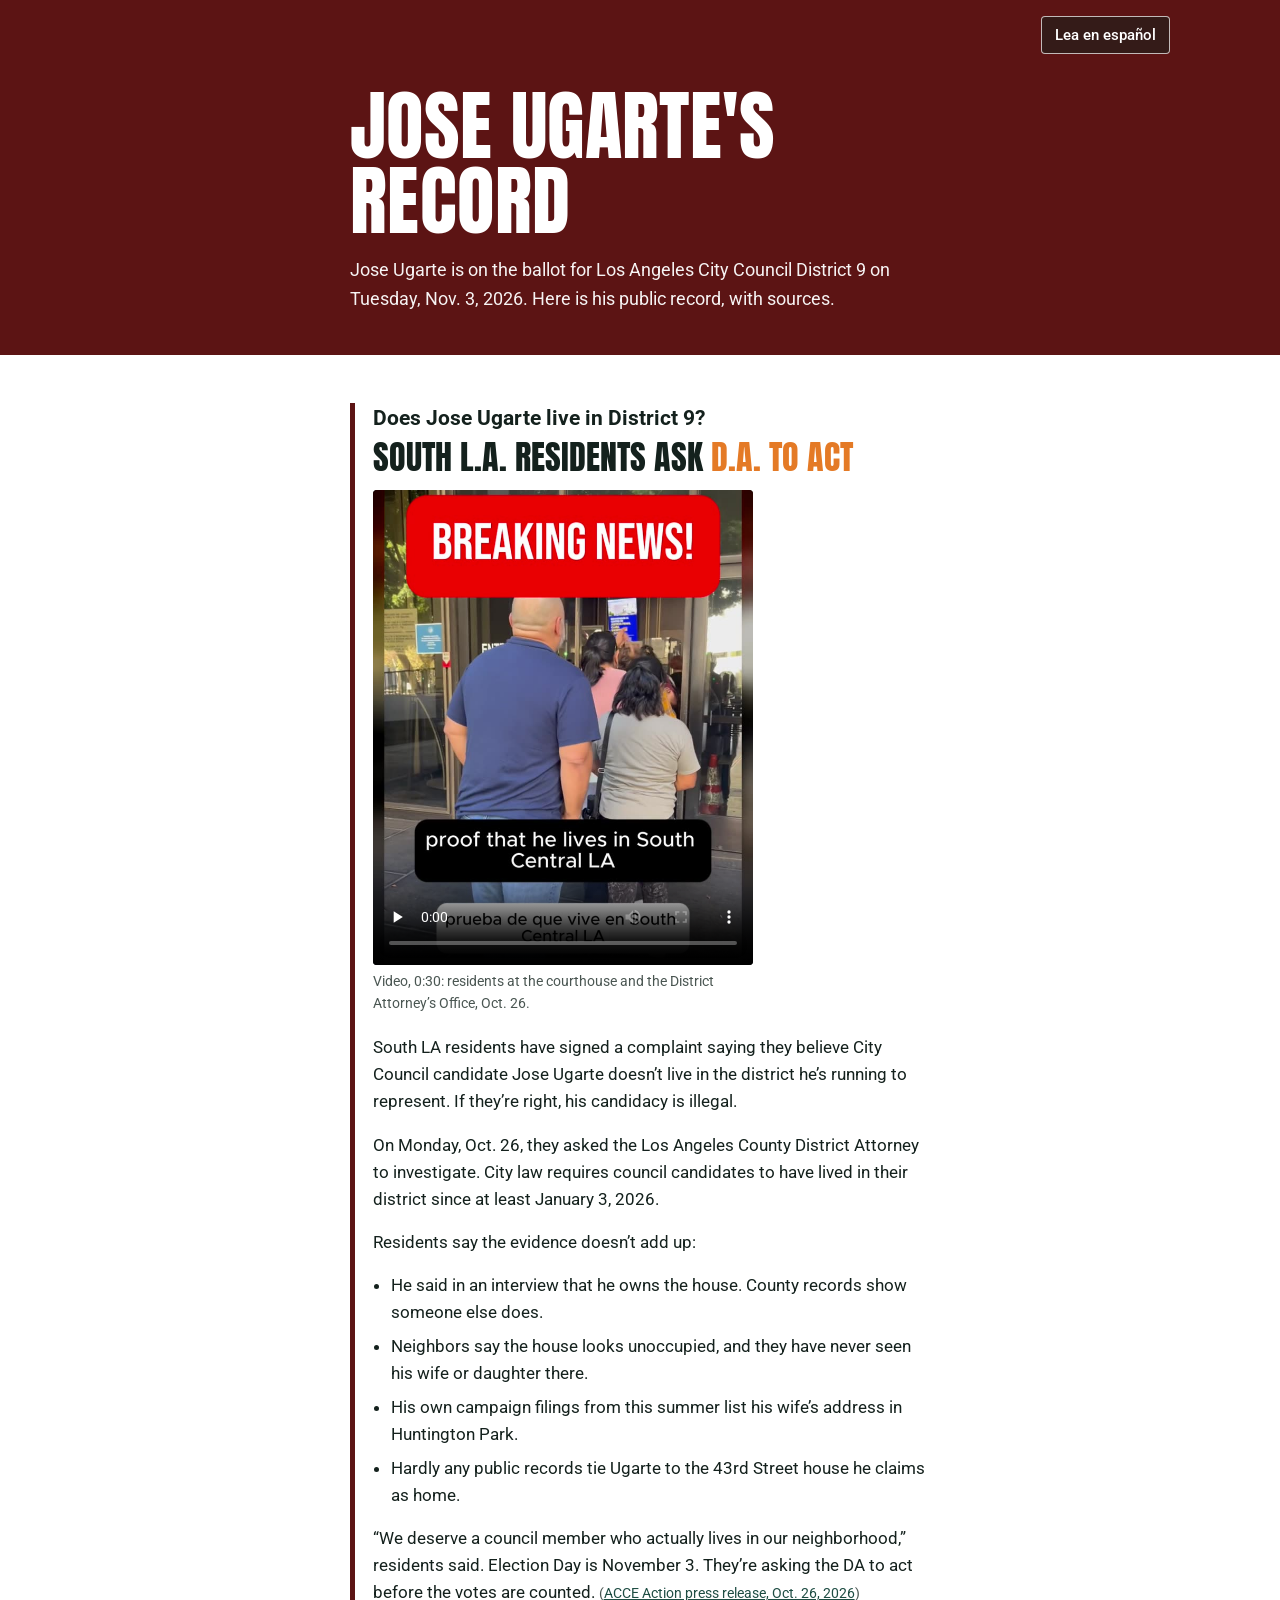
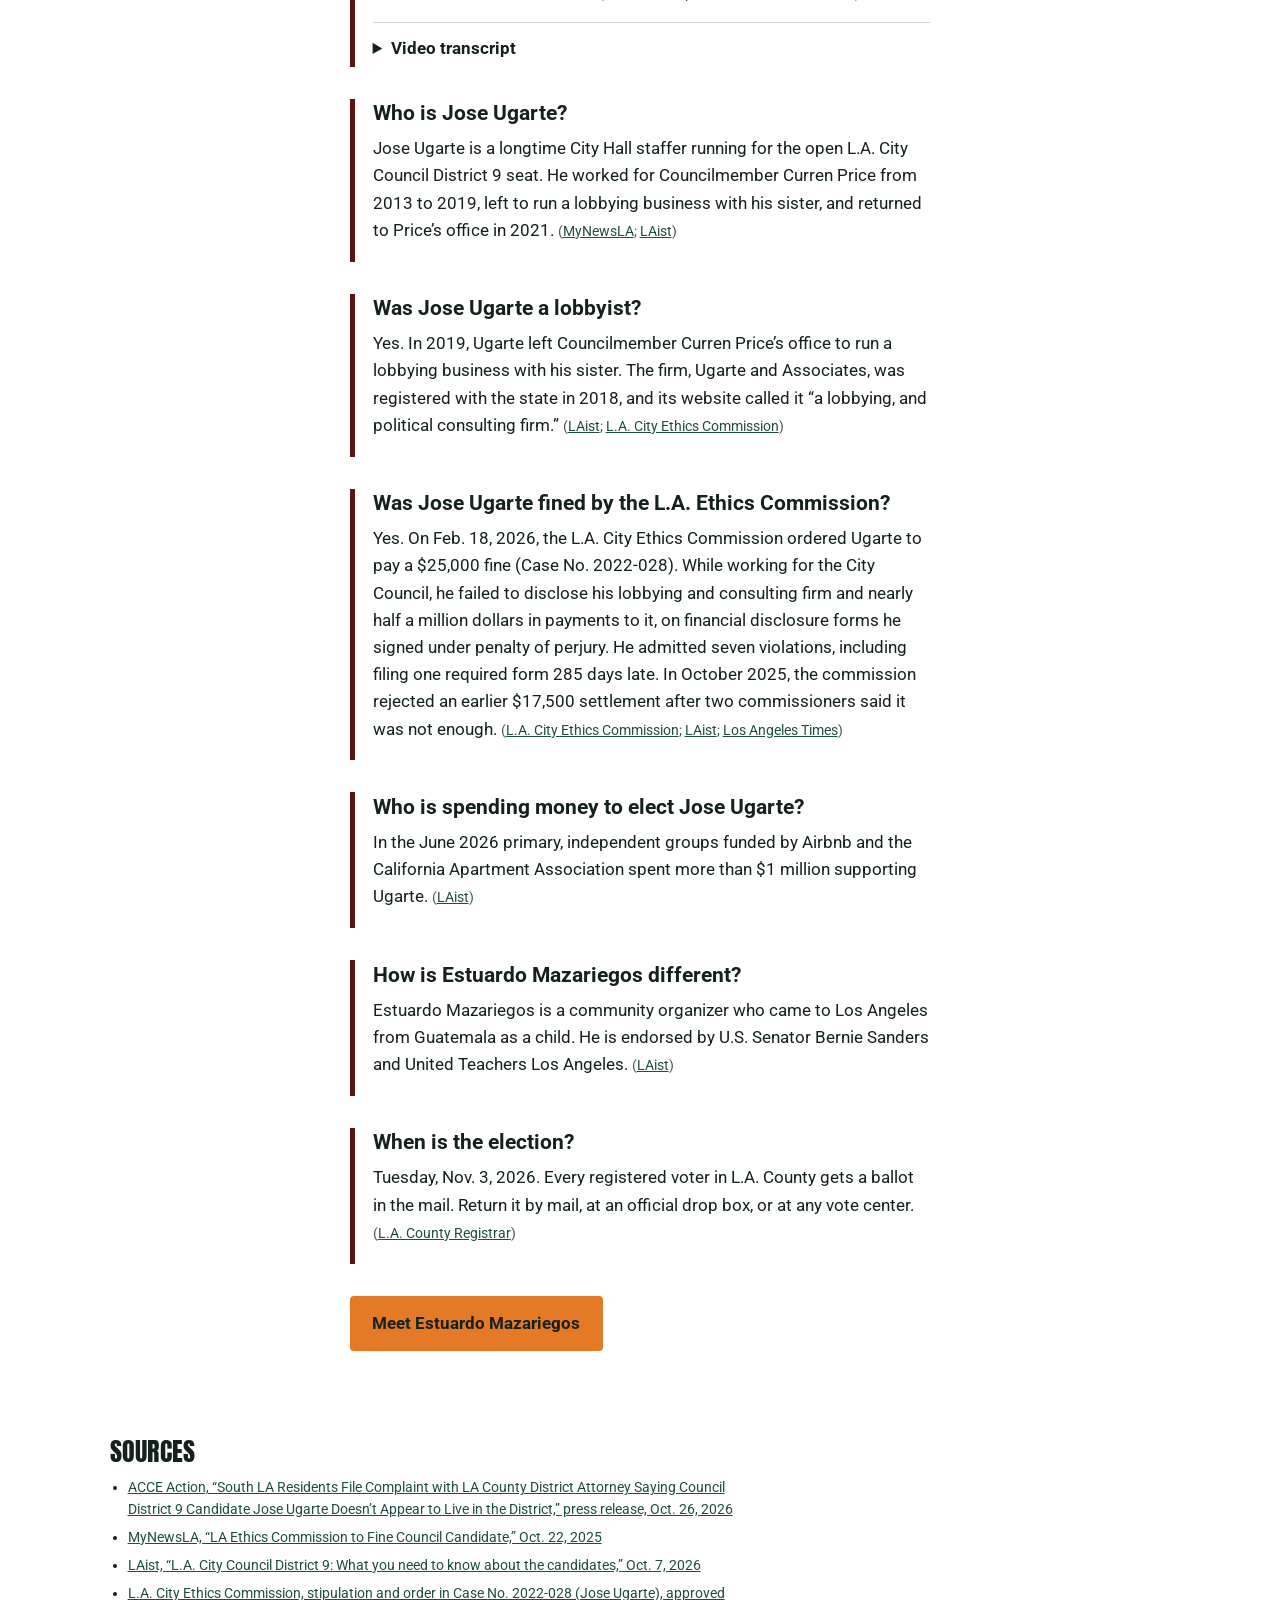
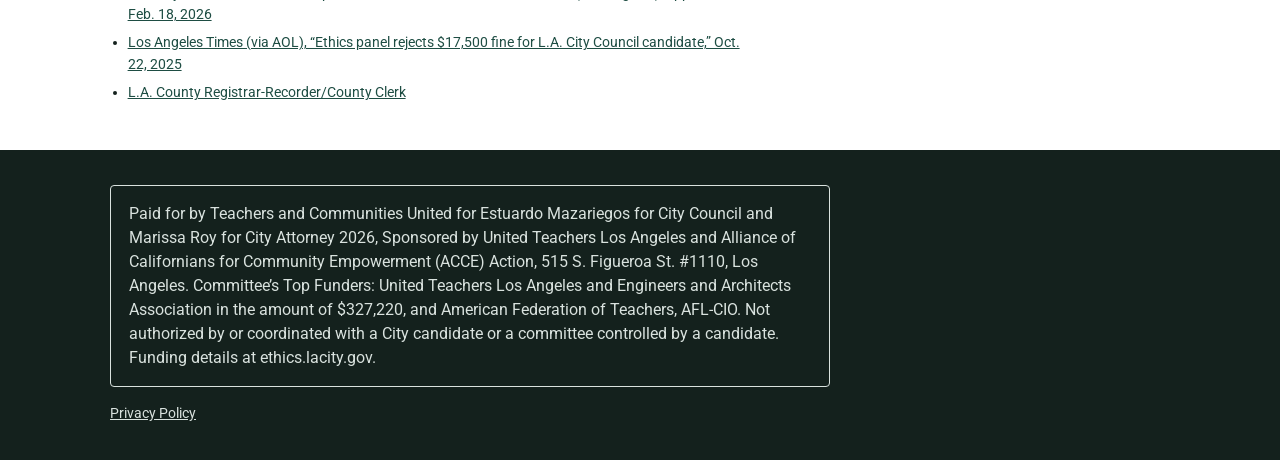
<file: jose-ugarte/index.html>
<!doctype html>
<html lang="en">
<head>
<meta charset="utf-8">
<meta name="viewport" content="width=device-width, initial-scale=1">
<meta name="robots" content="index,follow,max-snippet:-1,max-image-preview:large">
<title>Who is Jose Ugarte? His record in L.A. City Council District 9</title>
<meta name="description" content="Jose Ugarte's record in L.A. City Council District 9: a $25,000 ethics fine, a lobbying business, and a residency complaint to the D.A. With sources.">
<link rel="canonical" href="https://estuardomazariegos.com/jose-ugarte/">
<link rel="alternate" hreflang="en" href="https://estuardomazariegos.com/jose-ugarte/">
<link rel="alternate" hreflang="es" href="https://estuardomazariegos.com/es/jose-ugarte/">
<link rel="alternate" hreflang="x-default" href="https://estuardomazariegos.com/jose-ugarte/">
<meta property="og:type" content="article">
<meta property="og:url" content="https://estuardomazariegos.com/jose-ugarte/">
<meta property="og:title" content="Who is Jose Ugarte? His record in L.A. City Council District 9">
<meta property="og:description" content="Jose Ugarte's record in L.A. City Council District 9: a $25,000 ethics fine, a lobbying business, and a residency complaint to the D.A. With sources.">
<meta property="og:image" content="https://estuardomazariegos.com/images/og-share.jpg?v=20261011">
<meta name="twitter:card" content="summary_large_image">
<meta name="twitter:image" content="https://estuardomazariegos.com/images/og-share.jpg?v=20261011">
<link rel="preconnect" href="https://fonts.googleapis.com">
<link rel="preconnect" href="https://fonts.gstatic.com" crossorigin>
<link href="https://fonts.googleapis.com/css2?family=Anton&family=Roboto:wght@400;500;700&display=swap" rel="stylesheet">
<link rel="stylesheet" href="../styles.css?v=20261027">
<script type="application/ld+json">
{
  "@context": "https://schema.org",
  "@graph": [
    {
      "@type": "FAQPage",
      "@id": "https://estuardomazariegos.com/jose-ugarte/#webpage",
      "url": "https://estuardomazariegos.com/jose-ugarte/",
      "inLanguage": "en",
      "name": "Who is Jose Ugarte? His record in L.A. City Council District 9",
      "dateModified": "2026-10-27",
      "about": {
        "@id": "https://estuardomazariegos.com/#ugarte"
      },
      "mentions": [
        {
          "@id": "https://estuardomazariegos.com/#estuardo"
        }
      ],
      "publisher": {
        "@id": "https://estuardomazariegos.com/#committee"
      },
      "mainEntity": [
        {
          "@type": "Question",
          "name": "Does Jose Ugarte live in District 9?",
          "acceptedAnswer": {
            "@type": "Answer",
            "text": "South LA residents have signed a complaint saying they believe City Council candidate Jose Ugarte doesn’t live in the district he’s running to represent. If they’re right, his candidacy is illegal. On Monday, Oct. 26, they asked the Los Angeles County District Attorney to investigate. City law requires council candidates to have lived in their district since at least January 3, 2026. Residents say the evidence doesn’t add up: He said in an interview that he owns the house. County records show someone else does. Neighbors say the house looks unoccupied, and they have never seen his wife or daughter there. His own campaign filings from this summer list his wife’s address in Huntington Park. Hardly any public records tie Ugarte to the 43rd Street house he claims as home. “We deserve a council member who actually lives in our neighborhood,” residents said. Election Day is November 3. They’re asking the DA to act before the votes are counted."
          }
        },
        {
          "@type": "Question",
          "name": "Who is Jose Ugarte?",
          "acceptedAnswer": {
            "@type": "Answer",
            "text": "Jose Ugarte is a longtime City Hall staffer running for the open L.A. City Council District 9 seat. He worked for Councilmember Curren Price from 2013 to 2019, left to run a lobbying business with his sister, and returned to Price’s office in 2021."
          }
        },
        {
          "@type": "Question",
          "name": "Was Jose Ugarte a lobbyist?",
          "acceptedAnswer": {
            "@type": "Answer",
            "text": "Yes. In 2019, Ugarte left Councilmember Curren Price’s office to run a lobbying business with his sister. The firm, Ugarte and Associates, was registered with the state in 2018, and its website called it “a lobbying, and political consulting firm.”"
          }
        },
        {
          "@type": "Question",
          "name": "Was Jose Ugarte fined by the L.A. Ethics Commission?",
          "acceptedAnswer": {
            "@type": "Answer",
            "text": "Yes. On Feb. 18, 2026, the L.A. City Ethics Commission ordered Ugarte to pay a $25,000 fine (Case No. 2022-028). While working for the City Council, he failed to disclose his lobbying and consulting firm and nearly half a million dollars in payments to it, on financial disclosure forms he signed under penalty of perjury. He admitted seven violations, including filing one required form 285 days late. In October 2025, the commission rejected an earlier $17,500 settlement after two commissioners said it was not enough."
          }
        },
        {
          "@type": "Question",
          "name": "Who is spending money to elect Jose Ugarte?",
          "acceptedAnswer": {
            "@type": "Answer",
            "text": "In the June 2026 primary, independent groups funded by Airbnb and the California Apartment Association spent more than $1 million supporting Ugarte."
          }
        },
        {
          "@type": "Question",
          "name": "How is Estuardo Mazariegos different?",
          "acceptedAnswer": {
            "@type": "Answer",
            "text": "Estuardo Mazariegos is a community organizer who came to Los Angeles from Guatemala as a child. He is endorsed by U.S. Senator Bernie Sanders and United Teachers Los Angeles."
          }
        },
        {
          "@type": "Question",
          "name": "When is the election?",
          "acceptedAnswer": {
            "@type": "Answer",
            "text": "Tuesday, Nov. 3, 2026. Every registered voter in L.A. County gets a ballot in the mail. Return it by mail, at an official drop box, or at any vote center."
          }
        }
      ],
      "citation": [
        "https://www.acceaction.org/investigateugarte",
        "https://assets.nationbuilder.com/makebankspay/pages/16212/attachments/original/1793131119/Advisory_-_9th_District_Residents_File_Complaint_with_D.A._.pdf",
        "https://mynewsla.com/crime/2025/10/22/ethics-commission-to-fine-la-city-council-candidate/",
        "https://laist.com/news/politics/voter-guides/2026-general-election-la-city-council-district-9",
        "https://ethics.lacity.gov/pdf/agenda/2026/February/20260218-Item5-Stipulation-Ugarte.pdf",
        "https://www.aol.com/news/ethics-panel-rejects-17-500-001202658.html"
      ]
    },
    {
      "@type": "VideoObject",
      "@id": "https://estuardomazariegos.com/jose-ugarte/#residency-video",
      "name": "South L.A. residents ask D.A. to act",
      "description": "South L.A. residents ask the Los Angeles County District Attorney to investigate whether City Council District 9 candidate Jose Ugarte lives in the district.",
      "inLanguage": "en",
      "uploadDate": "2026-10-26",
      "duration": "PT30S",
      "contentUrl": "https://estuardomazariegos.com/videos/ugarte-residency-v3.mp4",
      "thumbnailUrl": "https://estuardomazariegos.com/images/ugarte-residency-poster.jpg",
      "transcript": "I’m here at the courts, because we’re demanding Jose Ugarte show proof that he lives in South Central LA. He has a property in CD9 that he says he’s purchased, except county records show that the property is owned by someone else. We’ve talked to neighbors. There’s no indication that his family lives there. You try keeping a small child and a dog inside the house all day. It is not possible. They would be visible to neighbors. And the neighbors say the property looks completely unoccupied. We want the district attorney to do a thorough investigation on his residency here in South Central.",
      "publisher": {
        "@id": "https://estuardomazariegos.com/#committee"
      },
      "about": {
        "@id": "https://estuardomazariegos.com/#ugarte"
      }
    },
    {
      "@type": "Person",
      "@id": "https://estuardomazariegos.com/#ugarte",
      "name": "Jose Ugarte"
    },
    {
      "@type": "Person",
      "@id": "https://estuardomazariegos.com/#estuardo",
      "name": "Estuardo Mazariegos",
      "url": "https://estuardomazariegos.com/"
    },
    {
      "@type": "Organization",
      "@id": "https://estuardomazariegos.com/#committee",
      "name": "Teachers and Communities United for Estuardo Mazariegos for City Council and Marissa Roy for City Attorney 2026",
      "url": "https://estuardomazariegos.com/"
    }
  ]
}
</script>
<!-- Meta Pixel (AHG Consulting dataset) -->
<script>
!function(f,b,e,v,n,t,s){if(f.fbq)return;n=f.fbq=function(){n.callMethod?
n.callMethod.apply(n,arguments):n.queue.push(arguments)};if(!f._fbq)f._fbq=n;
n.push=n;n.loaded=!0;n.version='2.0';n.queue=[];t=b.createElement(e);t.async=!0;
t.src=v;s=b.getElementsByTagName(e)[0];s.parentNode.insertBefore(t,s)}(window,
document,'script','https://connect.facebook.net/en_US/fbevents.js');
fbq('init', '262945020759470');
fbq('track', 'PageView');
</script>
<noscript><img height="1" width="1" style="display:none" alt="" src="https://www.facebook.com/tr?id=262945020759470&ev=PageView&noscript=1"></noscript>
<!-- End Meta Pixel -->
</head>
<body>
<header class="topbar">
  <div class="wrap"><a class="lang" href="../es/jose-ugarte/" hreflang="es" lang="es">Lea en español</a></div>
</header>
<main id="main">
  <section class="page-head" aria-labelledby="page-title">
    <div class="wrap prose">
      <h1 id="page-title">Jose Ugarte&#x27;s Record</h1>
      <p class="lead">Jose Ugarte is on the ballot for Los Angeles City Council District 9 on Tuesday, Nov. 3, 2026. Here is his public record, with sources.</p>
    </div>
  </section>
  <section class="qa">
    <div class="wrap prose">
      <div class="qa-item residency" id="residency">
        <h2>Does Jose Ugarte live in District 9?</h2>
        <p class="kicker">South L.A. Residents Ask <span>D.A. to Act</span></p>
        <figure class="video">
          <video controls playsinline preload="none" poster="/images/ugarte-residency-poster.jpg" width="720" height="900" aria-label="Video: South L.A. residents ask the D.A. to investigate Jose Ugarte’s residency">
            <source src="/videos/ugarte-residency-v3.mp4" type="video/mp4">
            Your browser can’t play this video. <a href="/videos/ugarte-residency-v3.mp4">Download it (MP4)</a>.
          </video>
          <figcaption>Video, 0:30: residents at the courthouse and the District Attorney’s Office, Oct. 26.</figcaption>
        </figure>
        <p>South LA residents have signed a complaint saying they believe City Council candidate Jose Ugarte doesn’t live in the district he’s running to represent. If they’re right, his candidacy is illegal.</p>
        <p>On Monday, Oct. 26, they asked the Los Angeles County District Attorney to investigate. City law requires council candidates to have lived in their district since at least January 3, 2026.</p>
        <p>Residents say the evidence doesn’t add up:</p>
        <ul>
          <li>He said in an interview that he owns the house. County records show someone else does.</li>
          <li>Neighbors say the house looks unoccupied, and they have never seen his wife or daughter there.</li>
          <li>His own campaign filings from this summer list his wife’s address in Huntington Park.</li>
          <li>Hardly any public records tie Ugarte to the 43rd Street house he claims as home.</li>
        </ul>
        <p>“We deserve a council member who actually lives in our neighborhood,” residents said. Election Day is November 3. They’re asking the DA to act before the votes are counted. <span class="cite">(<a href="https://www.acceaction.org/investigateugarte" rel="noopener">ACCE Action press release, Oct. 26, 2026</a>)</span></p>
        <details class="transcript">
          <summary>Video transcript</summary>
          <p>“I’m here at the courts, because we’re demanding Jose Ugarte show proof that he lives in South Central LA.”</p>
          <p>“He has a property in CD9 that he says he’s purchased, except county records show that the property is owned by someone else. We’ve talked to neighbors. There’s no indication that his family lives there. You try keeping a small child and a dog inside the house all day. It is not possible. They would be visible to neighbors. And the neighbors say the property looks completely unoccupied.”</p>
          <p>“We want the district attorney to do a thorough investigation on his residency here in South Central.”</p>
        </details>
      </div>
      <div class="qa-item">
        <h2 id="q1">Who is Jose Ugarte?</h2>
        <p>Jose Ugarte is a longtime City Hall staffer running for the open L.A. City Council District 9 seat. He worked for Councilmember Curren Price from 2013 to 2019, left to run a lobbying business with his sister, and returned to Price’s office in 2021. <span class="cite">(<a href="https://mynewsla.com/crime/2025/10/22/ethics-commission-to-fine-la-city-council-candidate/" rel="noopener">MyNewsLA</a>; <a href="https://laist.com/news/politics/voter-guides/2026-general-election-la-city-council-district-9" rel="noopener">LAist</a>)</span></p>
      </div>
      <div class="qa-item">
        <h2 id="q2">Was Jose Ugarte a lobbyist?</h2>
        <p>Yes. In 2019, Ugarte left Councilmember Curren Price’s office to run a lobbying business with his sister. The firm, Ugarte and Associates, was registered with the state in 2018, and its website called it “a lobbying, and political consulting firm.” <span class="cite">(<a href="https://laist.com/news/politics/voter-guides/2026-general-election-la-city-council-district-9" rel="noopener">LAist</a>; <a href="https://ethics.lacity.gov/pdf/agenda/2026/February/20260218-Item5-Stipulation-Ugarte.pdf" rel="noopener">L.A. City Ethics Commission</a>)</span></p>
      </div>
      <div class="qa-item">
        <h2 id="q3">Was Jose Ugarte fined by the L.A. Ethics Commission?</h2>
        <p>Yes. On Feb. 18, 2026, the L.A. City Ethics Commission ordered Ugarte to pay a $25,000 fine (Case No. 2022-028). While working for the City Council, he failed to disclose his lobbying and consulting firm and nearly half a million dollars in payments to it, on financial disclosure forms he signed under penalty of perjury. He admitted seven violations, including filing one required form 285 days late. In October 2025, the commission rejected an earlier $17,500 settlement after two commissioners said it was not enough. <span class="cite">(<a href="https://ethics.lacity.gov/pdf/agenda/2026/February/20260218-Item5-Stipulation-Ugarte.pdf" rel="noopener">L.A. City Ethics Commission</a>; <a href="https://laist.com/news/politics/voter-guides/2026-general-election-la-city-council-district-9" rel="noopener">LAist</a>; <a href="https://www.aol.com/news/ethics-panel-rejects-17-500-001202658.html" rel="noopener">Los Angeles Times</a>)</span></p>
      </div>
      <div class="qa-item">
        <h2 id="q4">Who is spending money to elect Jose Ugarte?</h2>
        <p>In the June 2026 primary, independent groups funded by Airbnb and the California Apartment Association spent more than $1 million supporting Ugarte. <span class="cite">(<a href="https://laist.com/news/politics/voter-guides/2026-general-election-la-city-council-district-9" rel="noopener">LAist</a>)</span></p>
      </div>
      <div class="qa-item">
        <h2 id="q5">How is Estuardo Mazariegos different?</h2>
        <p>Estuardo Mazariegos is a community organizer who came to Los Angeles from Guatemala as a child. He is endorsed by U.S. Senator Bernie Sanders and United Teachers Los Angeles. <span class="cite">(<a href="https://laist.com/news/politics/voter-guides/2026-general-election-la-city-council-district-9" rel="noopener">LAist</a>)</span></p>
      </div>
      <div class="qa-item">
        <h2 id="q6">When is the election?</h2>
        <p>Tuesday, Nov. 3, 2026. Every registered voter in L.A. County gets a ballot in the mail. Return it by mail, at an official drop box, or at any vote center. <span class="cite">(<a href="https://lavote.gov" rel="noopener">L.A. County Registrar</a>)</span></p>
      </div>
      <a class="btn" href="../">Meet Estuardo Mazariegos</a>
    </div>
  </section>
  <section class="sources" aria-labelledby="sources-title">
    <div class="wrap">
      <h2 id="sources-title">Sources</h2>
      <ul>
        <li><a href="https://www.acceaction.org/investigateugarte" rel="noopener">ACCE Action, “South LA Residents File Complaint with LA County District Attorney Saying Council District 9 Candidate Jose Ugarte Doesn’t Appear to Live in the District,” press release, Oct. 26, 2026</a></li>
        <li><a href="https://mynewsla.com/crime/2025/10/22/ethics-commission-to-fine-la-city-council-candidate/" rel="noopener">MyNewsLA, “LA Ethics Commission to Fine Council Candidate,” Oct. 22, 2025</a></li>
        <li><a href="https://laist.com/news/politics/voter-guides/2026-general-election-la-city-council-district-9" rel="noopener">LAist, “L.A. City Council District 9: What you need to know about the candidates,” Oct. 7, 2026</a></li>
        <li><a href="https://ethics.lacity.gov/pdf/agenda/2026/February/20260218-Item5-Stipulation-Ugarte.pdf" rel="noopener">L.A. City Ethics Commission, stipulation and order in Case No. 2022-028 (Jose Ugarte), approved Feb. 18, 2026</a></li>
        <li><a href="https://www.aol.com/news/ethics-panel-rejects-17-500-001202658.html" rel="noopener">Los Angeles Times (via AOL), “Ethics panel rejects $17,500 fine for L.A. City Council candidate,” Oct. 22, 2025</a></li>
        <li><a href="https://lavote.gov" rel="noopener">L.A. County Registrar-Recorder/County Clerk</a></li>
      </ul>
    </div>
  </section>
</main>
<footer>
  <div class="wrap">
    <div class="disclosure">
      <p>Paid for by Teachers and Communities United for Estuardo Mazariegos for City Council and Marissa Roy for City Attorney 2026, Sponsored by United Teachers Los Angeles and Alliance of Californians for Community Empowerment (ACCE) Action, 515 S. Figueroa St. #1110, Los Angeles. Committee’s Top Funders: United Teachers Los Angeles and Engineers and Architects Association in the amount of $327,220, and American Federation of Teachers, AFL-CIO. Not authorized by or coordinated with a City candidate or a committee controlled by a candidate. Funding details at ethics.lacity.gov.</p>
    </div>
    <p class="legal"><a href="https://www.acceaction.org/privacy" rel="noopener">Privacy Policy</a></p>
  </div>
</footer>
<script>
  // Count the full address, including ?src= tags from print and QR codes.
  // (GoatCounter otherwise records the canonical URL and drops the tag.)
  window.goatcounter = { path: function() { return location.pathname + location.search || '/'; } };
</script>
<script data-goatcounter="https://estuardomazariegos.goatcounter.com/count"
        async src="//gc.zgo.at/count.js"></script>
</body>
</html>
</file>
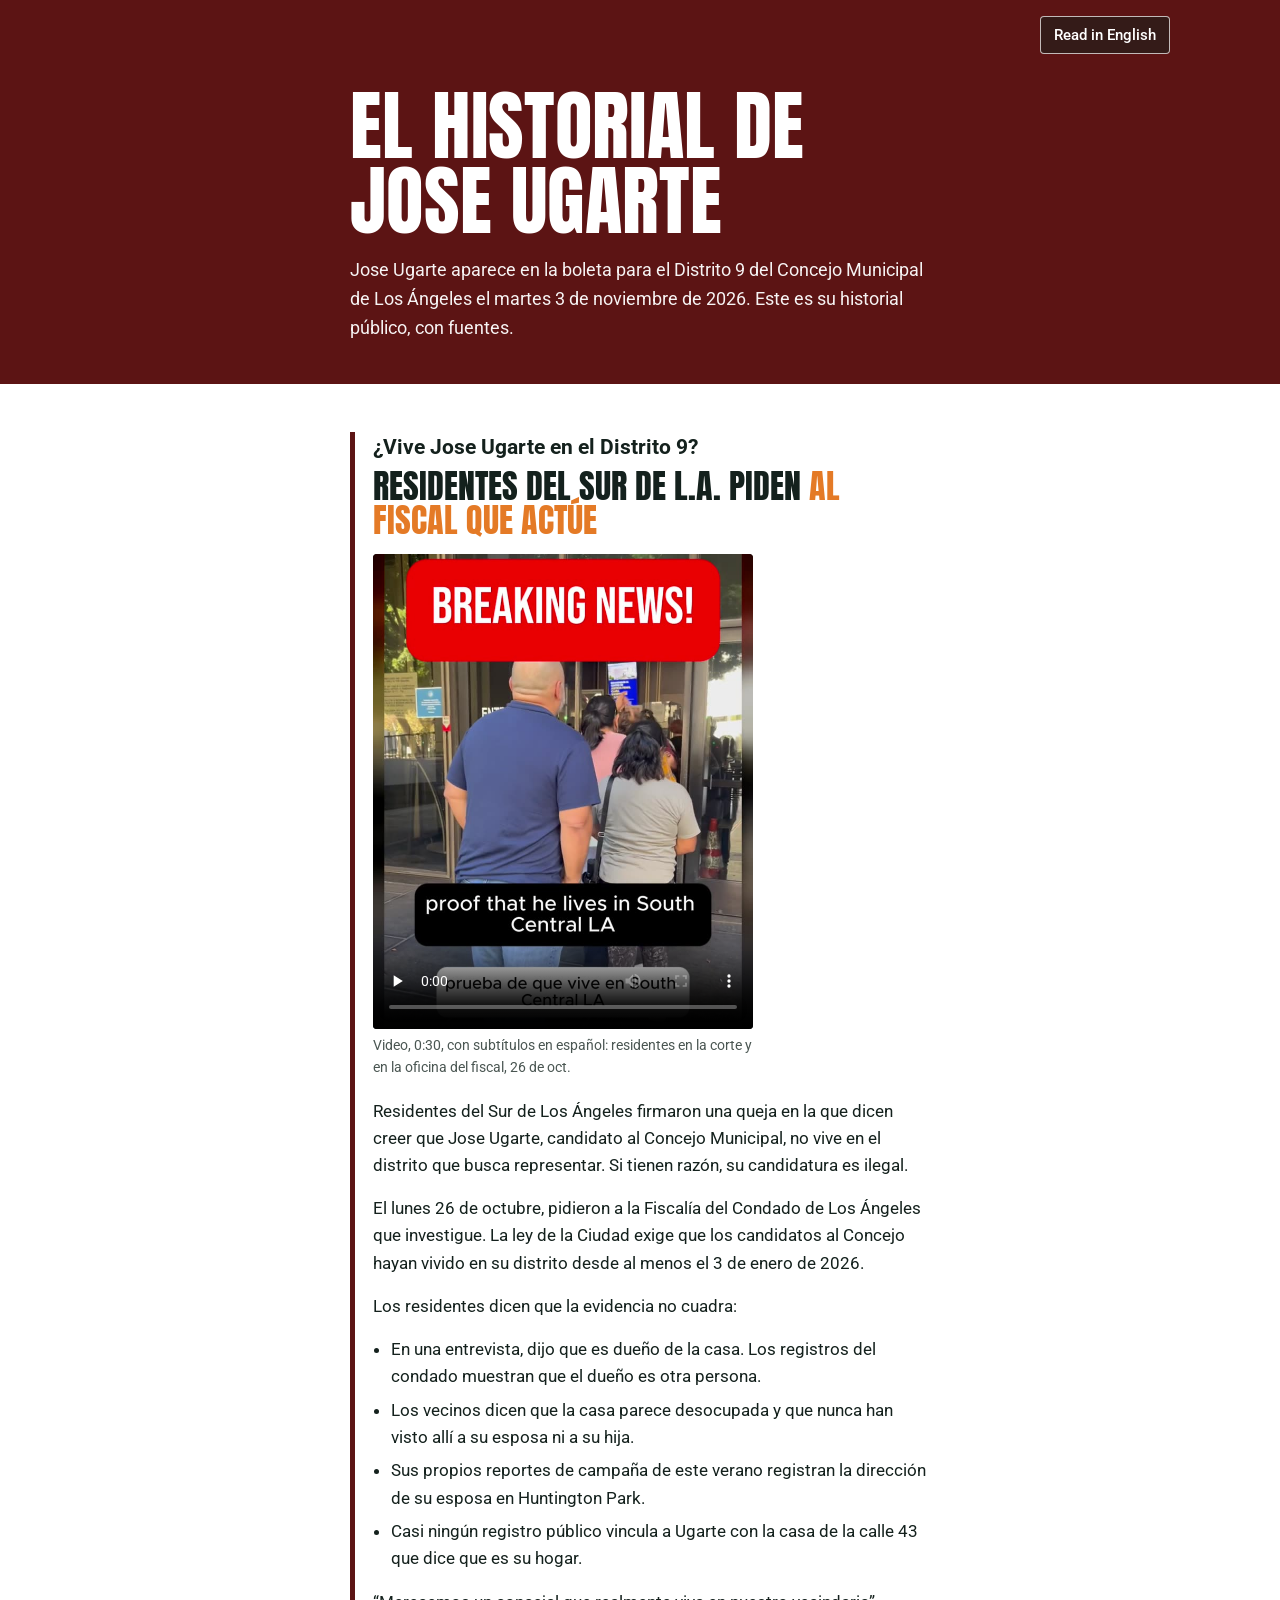
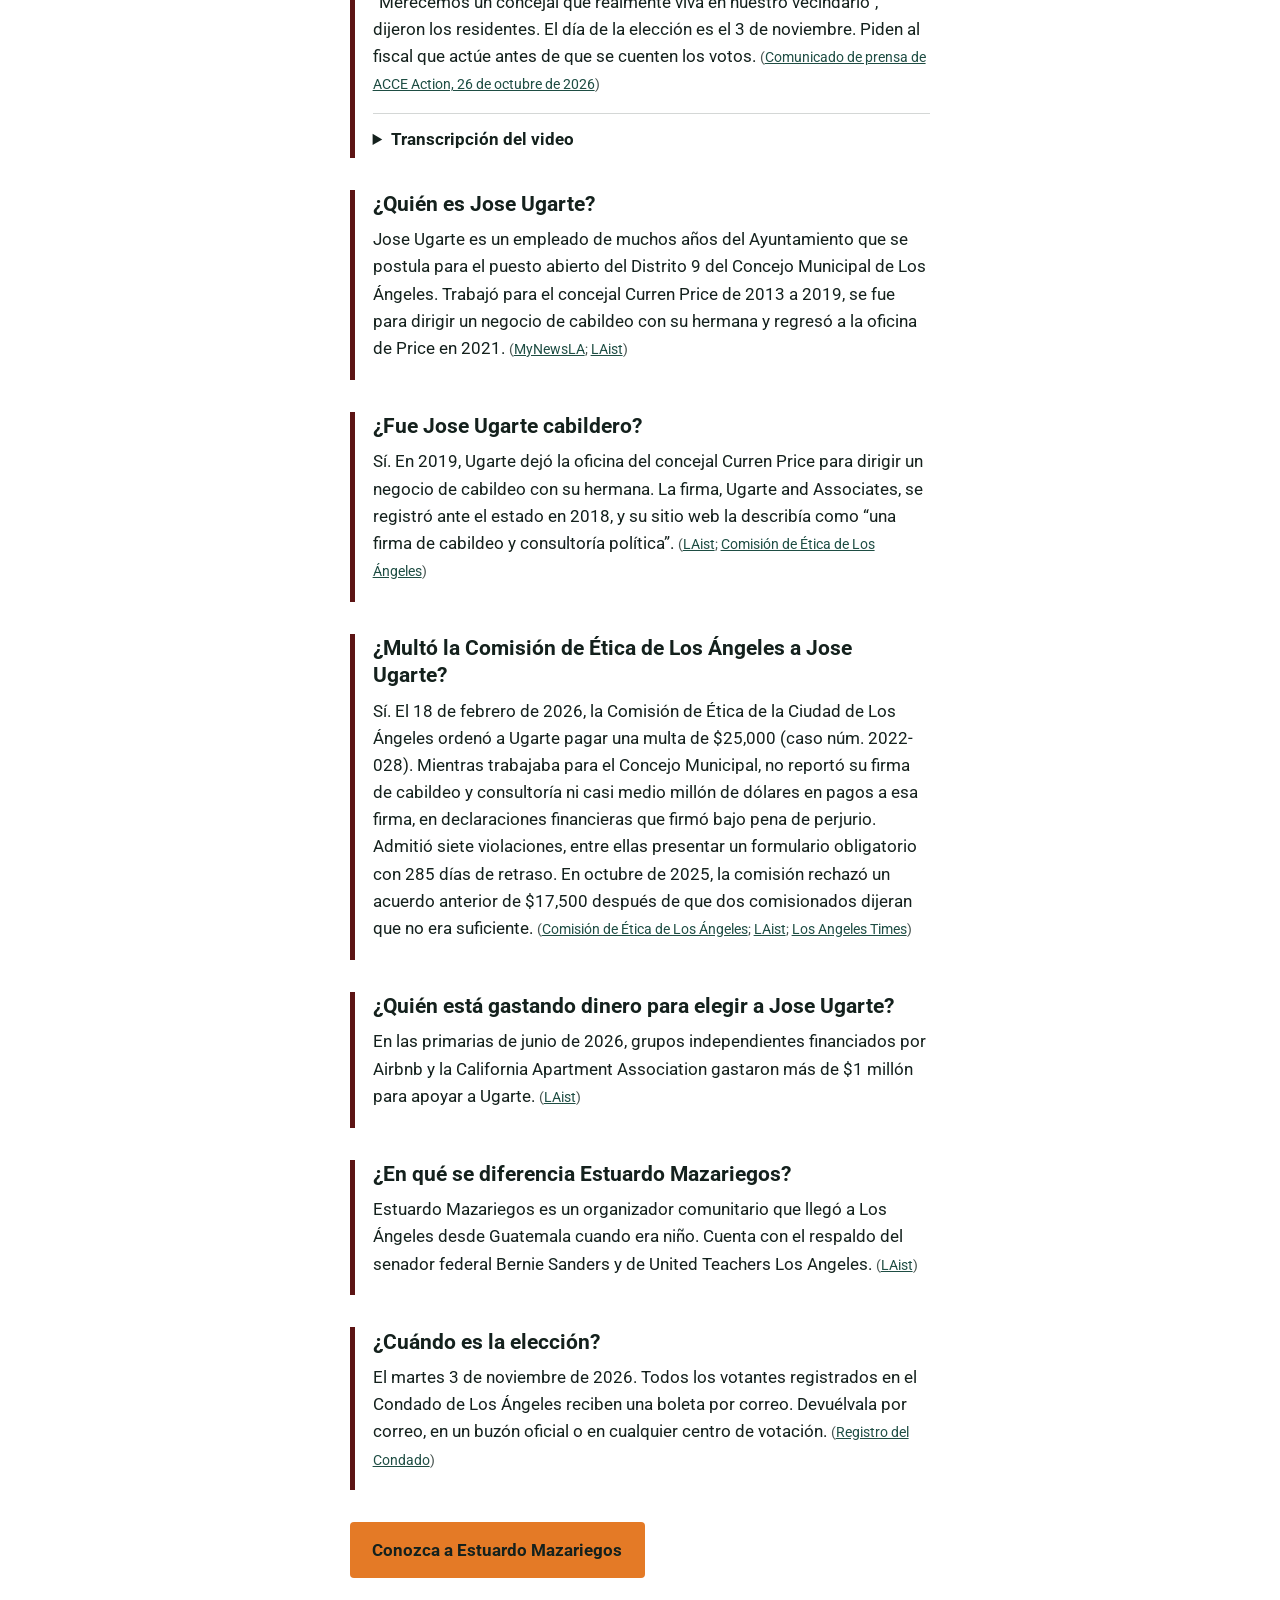
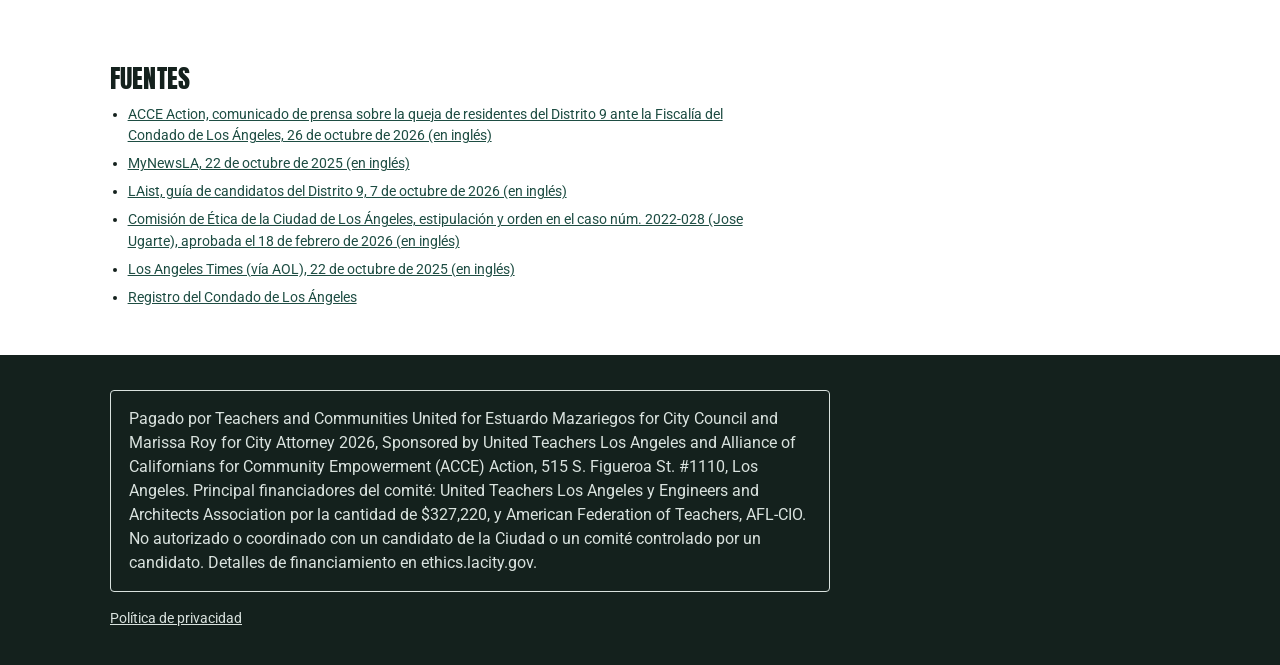
<file: es/jose-ugarte/index.html>
<!doctype html>
<html lang="es">
<head>
<meta charset="utf-8">
<meta name="viewport" content="width=device-width, initial-scale=1">
<meta name="robots" content="index,follow,max-snippet:-1,max-image-preview:large">
<title>¿Quién es Jose Ugarte? Su historial en el Distrito 9 de L.A.</title>
<meta name="description" content="El historial de Jose Ugarte en el Distrito 9: una multa de ética de $25,000, un negocio de cabildeo y una queja de residencia ante el fiscal. Con fuentes.">
<link rel="canonical" href="https://estuardomazariegos.com/es/jose-ugarte/">
<link rel="alternate" hreflang="en" href="https://estuardomazariegos.com/jose-ugarte/">
<link rel="alternate" hreflang="es" href="https://estuardomazariegos.com/es/jose-ugarte/">
<link rel="alternate" hreflang="x-default" href="https://estuardomazariegos.com/jose-ugarte/">
<meta property="og:type" content="article">
<meta property="og:url" content="https://estuardomazariegos.com/es/jose-ugarte/">
<meta property="og:title" content="¿Quién es Jose Ugarte? Su historial en el Distrito 9 de L.A.">
<meta property="og:description" content="El historial de Jose Ugarte en el Distrito 9: una multa de ética de $25,000, un negocio de cabildeo y una queja de residencia ante el fiscal. Con fuentes.">
<meta property="og:image" content="https://estuardomazariegos.com/images/og-share-es.jpg?v=20261011">
<meta name="twitter:card" content="summary_large_image">
<meta name="twitter:image" content="https://estuardomazariegos.com/images/og-share-es.jpg?v=20261011">
<link rel="preconnect" href="https://fonts.googleapis.com">
<link rel="preconnect" href="https://fonts.gstatic.com" crossorigin>
<link href="https://fonts.googleapis.com/css2?family=Anton&family=Roboto:wght@400;500;700&display=swap" rel="stylesheet">
<link rel="stylesheet" href="../../styles.css?v=20261027">
<script type="application/ld+json">
{
  "@context": "https://schema.org",
  "@graph": [
    {
      "@type": "FAQPage",
      "@id": "https://estuardomazariegos.com/es/jose-ugarte/#webpage",
      "url": "https://estuardomazariegos.com/es/jose-ugarte/",
      "inLanguage": "es",
      "name": "¿Quién es Jose Ugarte? Su historial en el Distrito 9 de L.A.",
      "dateModified": "2026-10-27",
      "about": {
        "@id": "https://estuardomazariegos.com/#ugarte"
      },
      "mentions": [
        {
          "@id": "https://estuardomazariegos.com/#estuardo"
        }
      ],
      "publisher": {
        "@id": "https://estuardomazariegos.com/#committee"
      },
      "mainEntity": [
        {
          "@type": "Question",
          "name": "¿Vive Jose Ugarte en el Distrito 9?",
          "acceptedAnswer": {
            "@type": "Answer",
            "text": "Residentes del Sur de Los Ángeles firmaron una queja en la que dicen creer que Jose Ugarte, candidato al Concejo Municipal, no vive en el distrito que busca representar. Si tienen razón, su candidatura es ilegal. El lunes 26 de octubre, pidieron a la Fiscalía del Condado de Los Ángeles que investigue. La ley de la Ciudad exige que los candidatos al Concejo hayan vivido en su distrito desde al menos el 3 de enero de 2026. Los residentes dicen que la evidencia no cuadra: En una entrevista, dijo que es dueño de la casa. Los registros del condado muestran que el dueño es otra persona. Los vecinos dicen que la casa parece desocupada y que nunca han visto allí a su esposa ni a su hija. Sus propios reportes de campaña de este verano registran la dirección de su esposa en Huntington Park. Casi ningún registro público vincula a Ugarte con la casa de la calle 43 que dice que es su hogar. “Merecemos un concejal que realmente viva en nuestro vecindario”, dijeron los residentes. El día de la elección es el 3 de noviembre. Piden al fiscal que actúe antes de que se cuenten los votos."
          }
        },
        {
          "@type": "Question",
          "name": "¿Quién es Jose Ugarte?",
          "acceptedAnswer": {
            "@type": "Answer",
            "text": "Jose Ugarte es un empleado de muchos años del Ayuntamiento que se postula para el puesto abierto del Distrito 9 del Concejo Municipal de Los Ángeles. Trabajó para el concejal Curren Price de 2013 a 2019, se fue para dirigir un negocio de cabildeo con su hermana y regresó a la oficina de Price en 2021."
          }
        },
        {
          "@type": "Question",
          "name": "¿Fue Jose Ugarte cabildero?",
          "acceptedAnswer": {
            "@type": "Answer",
            "text": "Sí. En 2019, Ugarte dejó la oficina del concejal Curren Price para dirigir un negocio de cabildeo con su hermana. La firma, Ugarte and Associates, se registró ante el estado en 2018, y su sitio web la describía como “una firma de cabildeo y consultoría política”."
          }
        },
        {
          "@type": "Question",
          "name": "¿Multó la Comisión de Ética de Los Ángeles a Jose Ugarte?",
          "acceptedAnswer": {
            "@type": "Answer",
            "text": "Sí. El 18 de febrero de 2026, la Comisión de Ética de la Ciudad de Los Ángeles ordenó a Ugarte pagar una multa de $25,000 (caso núm. 2022-028). Mientras trabajaba para el Concejo Municipal, no reportó su firma de cabildeo y consultoría ni casi medio millón de dólares en pagos a esa firma, en declaraciones financieras que firmó bajo pena de perjurio. Admitió siete violaciones, entre ellas presentar un formulario obligatorio con 285 días de retraso. En octubre de 2025, la comisión rechazó un acuerdo anterior de $17,500 después de que dos comisionados dijeran que no era suficiente."
          }
        },
        {
          "@type": "Question",
          "name": "¿Quién está gastando dinero para elegir a Jose Ugarte?",
          "acceptedAnswer": {
            "@type": "Answer",
            "text": "En las primarias de junio de 2026, grupos independientes financiados por Airbnb y la California Apartment Association gastaron más de $1 millón para apoyar a Ugarte."
          }
        },
        {
          "@type": "Question",
          "name": "¿En qué se diferencia Estuardo Mazariegos?",
          "acceptedAnswer": {
            "@type": "Answer",
            "text": "Estuardo Mazariegos es un organizador comunitario que llegó a Los Ángeles desde Guatemala cuando era niño. Cuenta con el respaldo del senador federal Bernie Sanders y de United Teachers Los Angeles."
          }
        },
        {
          "@type": "Question",
          "name": "¿Cuándo es la elección?",
          "acceptedAnswer": {
            "@type": "Answer",
            "text": "El martes 3 de noviembre de 2026. Todos los votantes registrados en el Condado de Los Ángeles reciben una boleta por correo. Devuélvala por correo, en un buzón oficial o en cualquier centro de votación."
          }
        }
      ],
      "citation": [
        "https://www.acceaction.org/investigateugarte",
        "https://assets.nationbuilder.com/makebankspay/pages/16212/attachments/original/1793131119/Advisory_-_9th_District_Residents_File_Complaint_with_D.A._.pdf",
        "https://mynewsla.com/crime/2025/10/22/ethics-commission-to-fine-la-city-council-candidate/",
        "https://laist.com/news/politics/voter-guides/2026-general-election-la-city-council-district-9",
        "https://ethics.lacity.gov/pdf/agenda/2026/February/20260218-Item5-Stipulation-Ugarte.pdf",
        "https://www.aol.com/news/ethics-panel-rejects-17-500-001202658.html"
      ]
    },
    {
      "@type": "VideoObject",
      "@id": "https://estuardomazariegos.com/es/jose-ugarte/#residencia-video",
      "name": "Residentes del Sur de L.A. piden al fiscal que actúe",
      "description": "Residentes del Sur de Los Ángeles piden a la Fiscalía del Condado de Los Ángeles que investigue si Jose Ugarte, candidato al Distrito 9 del Concejo Municipal, vive en el distrito.",
      "inLanguage": "en",
      "uploadDate": "2026-10-26",
      "duration": "PT30S",
      "contentUrl": "https://estuardomazariegos.com/videos/ugarte-residency-v3.mp4",
      "thumbnailUrl": "https://estuardomazariegos.com/images/ugarte-residency-poster.jpg",
      "transcript": "Estoy aquí en la corte porque estamos exigiendo que José Ugarte muestre prueba de que vive en South Central LA. Tiene una propiedad en CD9 que dice que compró, excepto que los registros del condado muestran que la propiedad es propiedad de otra persona. Hemos hablado con los vecinos. No hay ningún indicio de que su familia viva allí. Intentas mantener a un niño pequeño y un perro dentro de la casa todo el día: no es posible, serían visibles para los vecinos. Y los vecinos dicen que la propiedad parece completamente desocupada. Queremos que el fiscal del distrito haga una investigación a fondo sobre su residencia aquí en South Central.",
      "publisher": {
        "@id": "https://estuardomazariegos.com/#committee"
      },
      "about": {
        "@id": "https://estuardomazariegos.com/#ugarte"
      }
    },
    {
      "@type": "Person",
      "@id": "https://estuardomazariegos.com/#ugarte",
      "name": "Jose Ugarte"
    },
    {
      "@type": "Person",
      "@id": "https://estuardomazariegos.com/#estuardo",
      "name": "Estuardo Mazariegos",
      "url": "https://estuardomazariegos.com/"
    },
    {
      "@type": "Organization",
      "@id": "https://estuardomazariegos.com/#committee",
      "name": "Teachers and Communities United for Estuardo Mazariegos for City Council and Marissa Roy for City Attorney 2026",
      "url": "https://estuardomazariegos.com/"
    }
  ]
}
</script>
<!-- Meta Pixel (AHG Consulting dataset) -->
<script>
!function(f,b,e,v,n,t,s){if(f.fbq)return;n=f.fbq=function(){n.callMethod?
n.callMethod.apply(n,arguments):n.queue.push(arguments)};if(!f._fbq)f._fbq=n;
n.push=n;n.loaded=!0;n.version='2.0';n.queue=[];t=b.createElement(e);t.async=!0;
t.src=v;s=b.getElementsByTagName(e)[0];s.parentNode.insertBefore(t,s)}(window,
document,'script','https://connect.facebook.net/en_US/fbevents.js');
fbq('init', '262945020759470');
fbq('track', 'PageView');
</script>
<noscript><img height="1" width="1" style="display:none" alt="" src="https://www.facebook.com/tr?id=262945020759470&ev=PageView&noscript=1"></noscript>
<!-- End Meta Pixel -->
</head>
<body>
<header class="topbar">
  <div class="wrap"><a class="lang" href="../../jose-ugarte/" hreflang="en" lang="en">Read in English</a></div>
</header>
<main id="main">
  <section class="page-head" aria-labelledby="page-title">
    <div class="wrap prose">
      <h1 id="page-title">El historial de Jose Ugarte</h1>
      <p class="lead">Jose Ugarte aparece en la boleta para el Distrito 9 del Concejo Municipal de Los Ángeles el martes 3 de noviembre de 2026. Este es su historial público, con fuentes.</p>
    </div>
  </section>
  <section class="qa">
    <div class="wrap prose">
      <div class="qa-item residency" id="residencia">
        <h2>¿Vive Jose Ugarte en el Distrito 9?</h2>
        <p class="kicker">Residentes del Sur de L.A. piden <span>al fiscal que actúe</span></p>
        <figure class="video">
          <video controls playsinline preload="none" poster="/images/ugarte-residency-poster.jpg" width="720" height="900" aria-label="Video: residentes del Sur de L.A. piden al fiscal que investigue la residencia de Jose Ugarte">
            <source src="/videos/ugarte-residency-v3.mp4" type="video/mp4">
            Su navegador no puede reproducir este video. <a href="/videos/ugarte-residency-v3.mp4">Descárguelo (MP4)</a>.
          </video>
          <figcaption>Video, 0:30, con subtítulos en español: residentes en la corte y en la oficina del fiscal, 26 de oct.</figcaption>
        </figure>
        <p>Residentes del Sur de Los Ángeles firmaron una queja en la que dicen creer que Jose Ugarte, candidato al Concejo Municipal, no vive en el distrito que busca representar. Si tienen razón, su candidatura es ilegal.</p>
        <p>El lunes 26 de octubre, pidieron a la Fiscalía del Condado de Los Ángeles que investigue. La ley de la Ciudad exige que los candidatos al Concejo hayan vivido en su distrito desde al menos el 3 de enero de 2026.</p>
        <p>Los residentes dicen que la evidencia no cuadra:</p>
        <ul>
          <li>En una entrevista, dijo que es dueño de la casa. Los registros del condado muestran que el dueño es otra persona.</li>
          <li>Los vecinos dicen que la casa parece desocupada y que nunca han visto allí a su esposa ni a su hija.</li>
          <li>Sus propios reportes de campaña de este verano registran la dirección de su esposa en Huntington Park.</li>
          <li>Casi ningún registro público vincula a Ugarte con la casa de la calle 43 que dice que es su hogar.</li>
        </ul>
        <p>“Merecemos un concejal que realmente viva en nuestro vecindario”, dijeron los residentes. El día de la elección es el 3 de noviembre. Piden al fiscal que actúe antes de que se cuenten los votos. <span class="cite">(<a href="https://www.acceaction.org/investigateugarte" rel="noopener">Comunicado de prensa de ACCE Action, 26 de octubre de 2026</a>)</span></p>
        <details class="transcript">
          <summary>Transcripción del video</summary>
          <p>“Estoy aquí en la corte porque estamos exigiendo que José Ugarte muestre prueba de que vive en South Central LA.”</p>
          <p>“Tiene una propiedad en CD9 que dice que compró, excepto que los registros del condado muestran que la propiedad es propiedad de otra persona. Hemos hablado con los vecinos. No hay ningún indicio de que su familia viva allí. Intentas mantener a un niño pequeño y un perro dentro de la casa todo el día: no es posible, serían visibles para los vecinos. Y los vecinos dicen que la propiedad parece completamente desocupada.”</p>
          <p>“Queremos que el fiscal del distrito haga una investigación a fondo sobre su residencia aquí en South Central.”</p>
        </details>
      </div>
      <div class="qa-item">
        <h2 id="q1">¿Quién es Jose Ugarte?</h2>
        <p>Jose Ugarte es un empleado de muchos años del Ayuntamiento que se postula para el puesto abierto del Distrito 9 del Concejo Municipal de Los Ángeles. Trabajó para el concejal Curren Price de 2013 a 2019, se fue para dirigir un negocio de cabildeo con su hermana y regresó a la oficina de Price en 2021. <span class="cite">(<a href="https://mynewsla.com/crime/2025/10/22/ethics-commission-to-fine-la-city-council-candidate/" rel="noopener">MyNewsLA</a>; <a href="https://laist.com/news/politics/voter-guides/2026-general-election-la-city-council-district-9" rel="noopener">LAist</a>)</span></p>
      </div>
      <div class="qa-item">
        <h2 id="q2">¿Fue Jose Ugarte cabildero?</h2>
        <p>Sí. En 2019, Ugarte dejó la oficina del concejal Curren Price para dirigir un negocio de cabildeo con su hermana. La firma, Ugarte and Associates, se registró ante el estado en 2018, y su sitio web la describía como “una firma de cabildeo y consultoría política”. <span class="cite">(<a href="https://laist.com/news/politics/voter-guides/2026-general-election-la-city-council-district-9" rel="noopener">LAist</a>; <a href="https://ethics.lacity.gov/pdf/agenda/2026/February/20260218-Item5-Stipulation-Ugarte.pdf" rel="noopener">Comisión de Ética de Los Ángeles</a>)</span></p>
      </div>
      <div class="qa-item">
        <h2 id="q3">¿Multó la Comisión de Ética de Los Ángeles a Jose Ugarte?</h2>
        <p>Sí. El 18 de febrero de 2026, la Comisión de Ética de la Ciudad de Los Ángeles ordenó a Ugarte pagar una multa de $25,000 (caso núm. 2022-028). Mientras trabajaba para el Concejo Municipal, no reportó su firma de cabildeo y consultoría ni casi medio millón de dólares en pagos a esa firma, en declaraciones financieras que firmó bajo pena de perjurio. Admitió siete violaciones, entre ellas presentar un formulario obligatorio con 285 días de retraso. En octubre de 2025, la comisión rechazó un acuerdo anterior de $17,500 después de que dos comisionados dijeran que no era suficiente. <span class="cite">(<a href="https://ethics.lacity.gov/pdf/agenda/2026/February/20260218-Item5-Stipulation-Ugarte.pdf" rel="noopener">Comisión de Ética de Los Ángeles</a>; <a href="https://laist.com/news/politics/voter-guides/2026-general-election-la-city-council-district-9" rel="noopener">LAist</a>; <a href="https://www.aol.com/news/ethics-panel-rejects-17-500-001202658.html" rel="noopener">Los Angeles Times</a>)</span></p>
      </div>
      <div class="qa-item">
        <h2 id="q4">¿Quién está gastando dinero para elegir a Jose Ugarte?</h2>
        <p>En las primarias de junio de 2026, grupos independientes financiados por Airbnb y la California Apartment Association gastaron más de $1 millón para apoyar a Ugarte. <span class="cite">(<a href="https://laist.com/news/politics/voter-guides/2026-general-election-la-city-council-district-9" rel="noopener">LAist</a>)</span></p>
      </div>
      <div class="qa-item">
        <h2 id="q5">¿En qué se diferencia Estuardo Mazariegos?</h2>
        <p>Estuardo Mazariegos es un organizador comunitario que llegó a Los Ángeles desde Guatemala cuando era niño. Cuenta con el respaldo del senador federal Bernie Sanders y de United Teachers Los Angeles. <span class="cite">(<a href="https://laist.com/news/politics/voter-guides/2026-general-election-la-city-council-district-9" rel="noopener">LAist</a>)</span></p>
      </div>
      <div class="qa-item">
        <h2 id="q6">¿Cuándo es la elección?</h2>
        <p>El martes 3 de noviembre de 2026. Todos los votantes registrados en el Condado de Los Ángeles reciben una boleta por correo. Devuélvala por correo, en un buzón oficial o en cualquier centro de votación. <span class="cite">(<a href="https://lavote.gov" rel="noopener">Registro del Condado</a>)</span></p>
      </div>
      <a class="btn" href="../">Conozca a Estuardo Mazariegos</a>
    </div>
  </section>
  <section class="sources" aria-labelledby="sources-title">
    <div class="wrap">
      <h2 id="sources-title">Fuentes</h2>
      <ul>
        <li><a href="https://www.acceaction.org/investigateugarte" rel="noopener">ACCE Action, comunicado de prensa sobre la queja de residentes del Distrito 9 ante la Fiscalía del Condado de Los Ángeles, 26 de octubre de 2026 (en inglés)</a></li>
        <li><a href="https://mynewsla.com/crime/2025/10/22/ethics-commission-to-fine-la-city-council-candidate/" rel="noopener">MyNewsLA, 22 de octubre de 2025 (en inglés)</a></li>
        <li><a href="https://laist.com/news/politics/voter-guides/2026-general-election-la-city-council-district-9" rel="noopener">LAist, guía de candidatos del Distrito 9, 7 de octubre de 2026 (en inglés)</a></li>
        <li><a href="https://ethics.lacity.gov/pdf/agenda/2026/February/20260218-Item5-Stipulation-Ugarte.pdf" rel="noopener">Comisión de Ética de la Ciudad de Los Ángeles, estipulación y orden en el caso núm. 2022-028 (Jose Ugarte), aprobada el 18 de febrero de 2026 (en inglés)</a></li>
        <li><a href="https://www.aol.com/news/ethics-panel-rejects-17-500-001202658.html" rel="noopener">Los Angeles Times (vía AOL), 22 de octubre de 2025 (en inglés)</a></li>
        <li><a href="https://lavote.gov" rel="noopener">Registro del Condado de Los Ángeles</a></li>
      </ul>
    </div>
  </section>
</main>
<footer>
  <div class="wrap">
    <div class="disclosure">
      <p>Pagado por Teachers and Communities United for Estuardo Mazariegos for City Council and Marissa Roy for City Attorney 2026, Sponsored by United Teachers Los Angeles and Alliance of Californians for Community Empowerment (ACCE) Action, 515 S. Figueroa St. #1110, Los Angeles. Principal financiadores del comité: United Teachers Los Angeles y Engineers and Architects Association por la cantidad de $327,220, y American Federation of Teachers, AFL-CIO. No autorizado o coordinado con un candidato de la Ciudad o un comité controlado por un candidato. Detalles de financiamiento en ethics.lacity.gov.</p>
    </div>
    <p class="legal"><a href="https://www.acceaction.org/privacy" rel="noopener">Política de privacidad</a></p>
  </div>
</footer>
<script>
  // Count the full address, including ?src= tags from print and QR codes.
  // (GoatCounter otherwise records the canonical URL and drops the tag.)
  window.goatcounter = { path: function() { return location.pathname + location.search || '/'; } };
</script>
<script data-goatcounter="https://estuardomazariegos.goatcounter.com/count"
        async src="//gc.zgo.at/count.js"></script>
</body>
</html>
</file>
<file: styles.css>
/* Estuardo for CD9 IE landing page. Palette and type match the ad creative. */
:root{
  --avenue:#1E4D43;   /* deep green, primary ground */
  --porch:#2E8C80;    /* teal, secondary */
  --marigold:#E47A26; /* highlight bar, vote band */
  --mint:#E7F1ED;     /* quiet alternate section */
  --oxblood:#5C1414;  /* contrast column only */
  --ink:#14211D;
  --white:#FFFFFF;
  --display:"Anton","Impact","Haettenschweiler","Arial Narrow Bold",sans-serif;
  --body:"Roboto",system-ui,-apple-system,"Segoe UI",Arial,sans-serif;
  --wrap:1100px;
}
*{box-sizing:border-box}
html{-webkit-text-size-adjust:100%}
body{margin:0;font-family:var(--body);font-size:1.0625rem;line-height:1.6;color:var(--ink);background:var(--white)}
img{max-width:100%;display:block}
a{color:inherit}
:focus-visible{outline:3px solid var(--marigold);outline-offset:3px}
.wrap{max-width:var(--wrap);margin:0 auto;padding:0 1.25rem}
.prose{max-width:62ch}
h1,h2{font-family:var(--display);font-weight:400;text-transform:uppercase;letter-spacing:.005em;line-height:.98;margin:0}
h2{font-size:clamp(2.1rem,6vw,3.4rem);margin-bottom:1.1rem}
h3{font-size:1.2rem;line-height:1.3;margin:0 0 .35rem}
p{margin:0 0 1rem}
.skip{position:absolute;left:-999px;top:0;background:var(--white);padding:.5rem 1rem;z-index:10}
.skip:focus{left:1rem;top:1rem}

/* ---------- top bar ---------- */
.topbar{position:absolute;top:0;left:0;right:0;z-index:5}
.topbar .wrap{display:flex;justify-content:flex-end;padding-top:1rem;padding-bottom:1rem}
.lang{color:var(--white);font-weight:500;text-decoration:none;background:rgba(20,33,29,.55);border:1.5px solid rgba(255,255,255,.7);padding:.35rem .8rem;border-radius:4px;font-size:.95rem}
.lang:hover{background:rgba(255,255,255,.12)}

/* ---------- hero ---------- */
.hero{position:relative;background:var(--avenue);color:var(--white);overflow:hidden}
.hero-photo{position:absolute;inset:0;background:var(--porch)}
.hero-photo img{width:100%;height:100%;object-fit:cover;object-position:50% 20%}
.hero::after{content:"";position:absolute;inset:0;background:linear-gradient(180deg,rgba(30,77,67,.05) 0%,rgba(30,77,67,.35) 38%,var(--avenue) 72%)}
.hero-body{position:relative;z-index:2;padding-top:33vh;padding-top:33svh;padding-bottom:3rem}
@media (max-width:879px){.hero-photo{bottom:auto;height:42vh;height:42svh}.hero-photo img{object-position:50% 15%}.hero-photo::after{content:"";position:absolute;inset:0;background:linear-gradient(180deg,rgba(30,77,67,0) 55%,var(--avenue) 100%)}.hero::after{display:none}.hero h1{font-size:clamp(3rem,13vw,7.5rem)}}
.hero h1{font-size:clamp(3.4rem,15vw,7.5rem)}
.hero .office{font-size:1.2rem;font-weight:500;margin:.7rem 0 1.4rem}
.tagline{font-family:var(--display);text-transform:uppercase;font-size:clamp(2rem,8vw,3.6rem);line-height:1.02;margin:0 0 1.4rem}
.tagline .bar{background:linear-gradient(transparent 52%,var(--marigold) 52%,var(--marigold) 96%,transparent 96%);padding:0 .08em;-webkit-box-decoration-break:clone;box-decoration-break:clone}
.endorse{font-size:1.1rem;max-width:34ch;margin-bottom:.9rem}
.hero-logos{list-style:none;margin:0 0 1.8rem;padding:0;display:flex;flex-wrap:wrap;align-items:center;gap:1rem 1.6rem}
.hero-logos img{width:var(--w);max-width:42vw;height:auto}
.btn{display:inline-block;background:var(--marigold);color:var(--ink);font-weight:700;text-decoration:none;padding:.9rem 1.4rem;border-radius:4px;font-size:1.05rem}
.btn:hover{filter:brightness(1.07)}
@media (min-width:880px){
  .hero{min-height:88vh;display:flex;align-items:flex-end}
  .hero-photo{left:38%}
  .hero h1{font-size:clamp(3.6rem,6.6vw,5.8rem)}
  .hero::after{background:linear-gradient(90deg,var(--avenue) 0%,var(--avenue) 42%,rgba(30,77,67,.6) 58%,rgba(30,77,67,0) 76%)}
  .hero-body{padding-top:4.5rem;padding-bottom:4rem;width:100%}
  .hero-body > *{max-width:560px}
}

/* ---------- sections ---------- */
section{padding:4rem 0}
.who{background:var(--white)}
.who-grid{display:grid;gap:2rem}
.who-photo{background:var(--mint);aspect-ratio:4/5;border-radius:4px;overflow:hidden}
.who-photo img{width:100%;height:100%;object-fit:cover}
@media (min-width:880px){.who-grid{grid-template-columns:5fr 6fr;align-items:center;gap:3.5rem}}

.plan{background:var(--mint)}
.plan-list{list-style:none;margin:0;padding:0;display:grid;gap:1.6rem}
.plan-list li{border-left:5px solid var(--porch);padding:.1rem 0 .1rem 1.1rem;max-width:58ch}
@media (min-width:880px){.plan-list{grid-template-columns:1fr 1fr;gap:2.2rem 3rem}}

.backers{background:var(--avenue);color:var(--white)}
.backer-names{list-style:none;margin:0 0 1.3rem;padding:0}
.backer-names li{font-family:var(--display);text-transform:uppercase;font-size:clamp(1.8rem,6.5vw,3rem);line-height:1.08;color:var(--marigold)}
.logos{list-style:none;margin:0 0 2.4rem;padding:0;display:flex;flex-wrap:wrap;align-items:center;gap:1.5rem 1.5rem}
@media (min-width:880px){.logos{gap:1.5rem 2.25rem}}
.logos li{display:block}
.logos img{width:var(--w);max-width:100%;height:auto}
@media (min-width:880px){.logos img{width:calc(var(--w) * 1.2)}}
.backers p{max-width:52ch;opacity:.92}

.choice{background:var(--white)}
.choice-grid{display:grid;gap:0;border-radius:4px;overflow:hidden}
.choice-col{padding:1.6rem 1.4rem}
.choice-col h3{font-family:var(--display);font-weight:400;text-transform:uppercase;font-size:2rem;line-height:1;margin-bottom:1rem}
.choice-col ul{margin:0;padding-left:1.15rem}
.choice-col li{margin-bottom:.7rem}
.col-us{background:var(--avenue);color:var(--white)}
.col-them{background:var(--oxblood);color:var(--white)}
.choice-lead{font-size:1.15rem;max-width:62ch;margin-bottom:1.6rem}
.choice .note{font-size:.9rem;color:#4a5652;margin-top:1rem;max-width:70ch}
@media (min-width:880px){.choice-grid{grid-template-columns:1fr 1fr}.choice-col{padding:2.2rem 2rem}}

.faq{background:var(--mint)}
.faq details{border-top:1.5px solid rgba(20,33,29,.18);padding:1rem 0;max-width:72ch}
.faq details:last-of-type{border-bottom:1.5px solid rgba(20,33,29,.18)}
.faq summary{cursor:pointer;font-weight:700;font-size:1.1rem;list-style:none;display:flex;justify-content:space-between;gap:1rem}
.faq summary::-webkit-details-marker{display:none}
.faq summary::after{content:"+";font-family:var(--display);font-size:1.6rem;line-height:1;color:var(--porch)}
.faq details[open] summary::after{content:"\2013"}
.faq details p{margin:.7rem 0 0}

.vote{background:var(--marigold);color:var(--ink)}
.vote .btn{background:var(--avenue);color:var(--white)}

.sources{background:var(--white);padding:2.5rem 0}
.sources h2{font-size:1.6rem;margin-bottom:.8rem}
.sources ul{margin:0;padding-left:1.1rem;font-size:.9rem;line-height:1.5;max-width:80ch}
.sources li{margin-bottom:.4rem}
.sources a{color:var(--avenue)}

/* spacing refinements */
.who{padding-bottom:2.5rem}
.who + .choice{padding-top:0}
.backers h2{margin-bottom:1.4rem}
.endorsed-label{font-weight:700;font-size:1.05rem;letter-spacing:.01em;margin:0 0 1rem;opacity:1}

footer{background:var(--ink);color:#d9e2de;padding:2.2rem 0;font-size:1rem;line-height:1.5}
footer .disclosure{border:1.5px solid #d9e2de;padding:1rem 1.1rem;max-width:80ch;border-radius:4px}
footer p{margin:0 0 .5rem}
footer .disclosure p:last-child{margin:0}
footer .legal{margin:1rem 0 0;font-size:.9rem}
footer .legal a{color:#d9e2de}

/* ---------- Ugarte record page ---------- */
.page-head{background:var(--oxblood);color:var(--white);padding:5.5rem 0 2.6rem}
.page-head h1{font-size:clamp(2.8rem,10vw,4.8rem);margin-bottom:1rem}
.page-head .lead{font-size:1.15rem;margin:0;opacity:.95}
.qa{padding:3rem 0}
.qa-item{border-left:5px solid var(--oxblood);padding:.1rem 0 .1rem 1.1rem;margin-bottom:2rem}
.qa-item h2{font-family:var(--body);font-weight:700;text-transform:none;font-size:1.3rem;line-height:1.3;letter-spacing:0;margin-bottom:.5rem}
.qa .cite{font-size:.9rem;color:#4a5652}
.qa .cite a{color:var(--avenue)}
.choice .record-link{margin-top:1.2rem;font-weight:700}
.choice .record-link a{color:var(--oxblood)}
@media (prefers-reduced-motion:reduce){*{scroll-behavior:auto!important;transition:none!important}}
html{scroll-behavior:smooth}

/* ---------- residency section (Oct 27) ---------- */
.residency .kicker{font-family:var(--display);text-transform:uppercase;font-size:clamp(1.5rem,5vw,2.1rem);line-height:1.02;margin:.2rem 0 1rem}
.residency .kicker span{color:var(--marigold)}
.residency .video{margin:0 0 1.2rem;max-width:380px}
.residency video{display:block;width:100%;height:auto;aspect-ratio:4/5;background:var(--ink);border-radius:4px}
.residency figcaption{font-size:.85rem;color:#4a5652;margin-top:.4rem}
.residency ul{margin:0 0 1rem;padding-left:1.15rem}
.residency li{margin-bottom:.4rem}
.transcript{border-top:1.5px solid rgba(20,33,29,.18);padding-top:.7rem;margin:.4rem 0 .2rem}
.transcript summary{cursor:pointer;font-weight:700}
.transcript p{font-size:.95rem;margin:.6rem 0 0}
</file>
